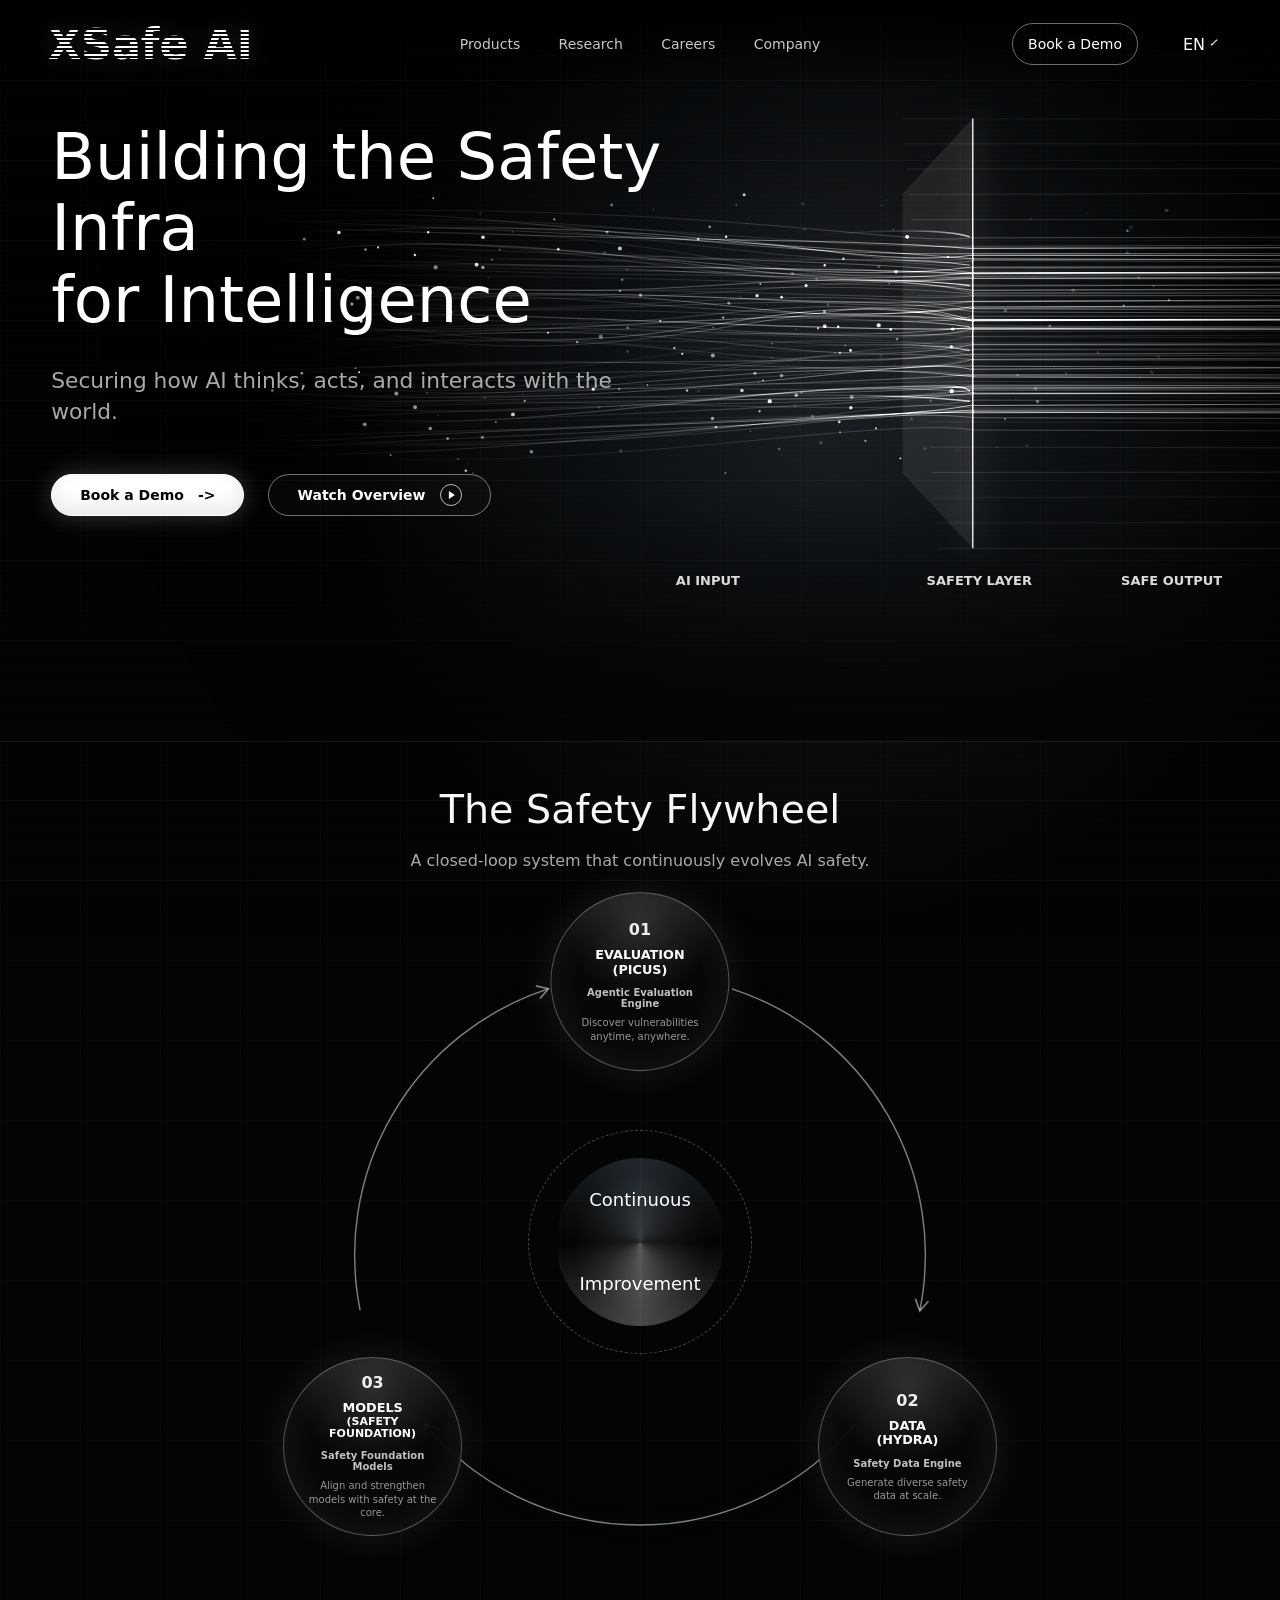
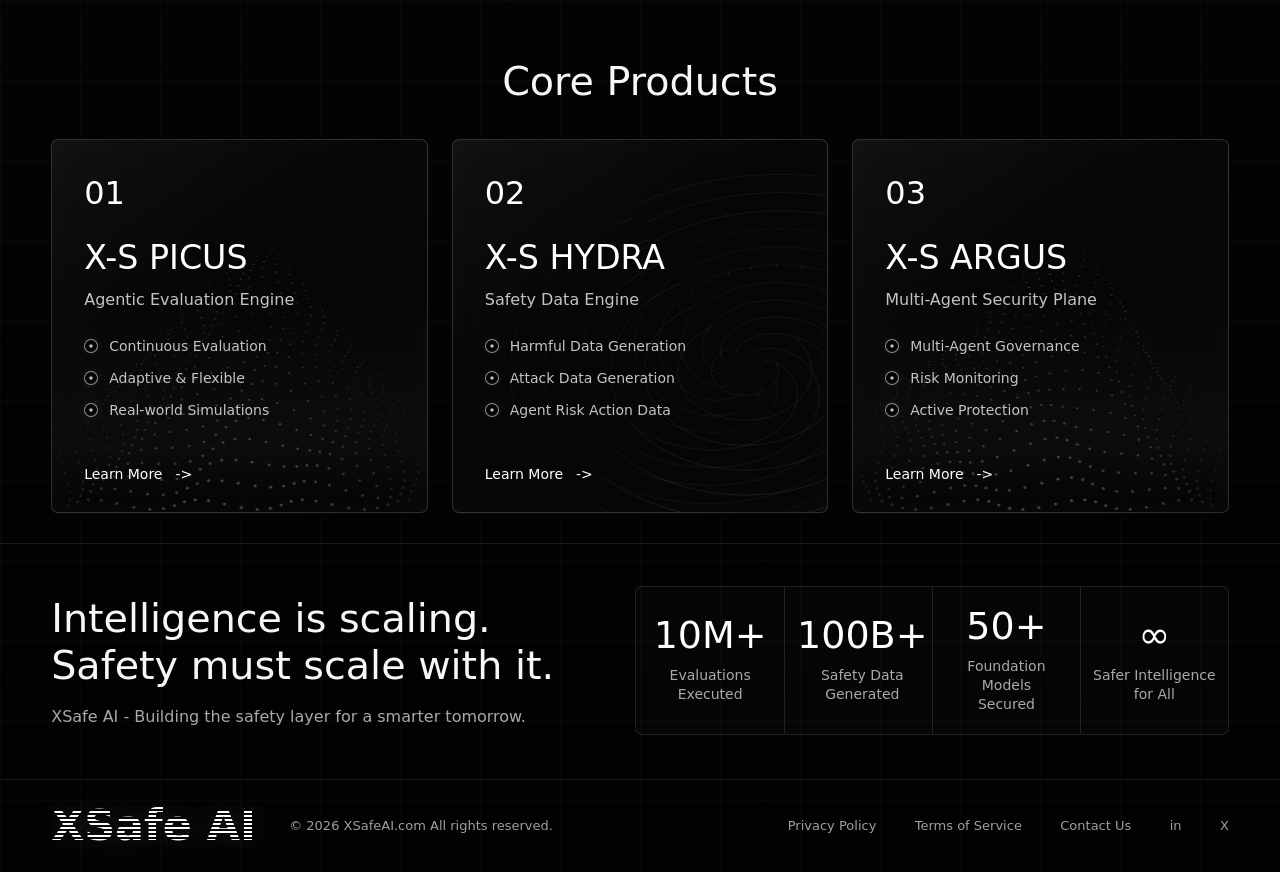
<file: index.html>
<!doctype html>
<html lang="en">
  <head>
    <meta charset="UTF-8" />
    <meta name="viewport" content="width=device-width, initial-scale=1.0" />
    <title data-i18n="meta.title">XSafe AI - The Safety Layer for Intelligence</title>
    <meta
      name="description"
      data-i18n-content="meta.description"
      content="XSafe AI discovers risks, generates defenses, and builds safer intelligence through evaluation, data, and safety foundation models."
    />
    <link
      rel="icon"
      href="data:image/svg+xml,%3Csvg xmlns='http://www.w3.org/2000/svg' viewBox='0 0 64 64'%3E%3Crect width='64' height='64' rx='12' fill='%23020202'/%3E%3Cpath d='M14 16h12l6 9 6-9h12L38 32l12 16H38l-6-9-6 9H14l12-16L14 16Z' fill='white'/%3E%3C/svg%3E"
    />
    <link rel="stylesheet" href="styles.css?v=20260616-2" />
  </head>
  <body>
    <div class="page-shell">
      <header class="site-header" aria-label="Primary navigation" data-i18n-aria-label="aria.primaryNav">
        <a class="brand brand--small" href="index.html#top" aria-label="XSafe AI home" data-i18n-aria-label="aria.home">
          <span data-i18n="brand.name">XSafe AI</span>
        </a>
        <nav class="nav-links" aria-label="Main menu" data-i18n-aria-label="aria.mainMenu">
          <a href="index.html#products" data-i18n="nav.products">Products</a>
          <a href="index.html#resources" data-i18n="nav.research">Research</a>
          <a href="careers.html" data-i18n="nav.careers">Careers</a>
          <a href="company.html" data-i18n="nav.company">Company</a>
        </nav>
        <div class="header-actions">
          <a class="pill-link" href="#contact" data-i18n="cta.bookDemo">Book a Demo</a>
          <button class="lang-button" type="button" aria-label="Switch to Chinese" data-i18n-aria-label="language.switchLabel">
            <span data-lang-label>EN</span>
          </button>
        </div>
      </header>

      <main id="top">
        <section class="hero-section" aria-labelledby="hero-title">
          <canvas id="safety-layer-canvas" class="hero-canvas" aria-hidden="true"></canvas>
          <div class="hero-content">
            <h1 id="hero-title" data-i18n="hero.title">Building the Safety Infra<br />for Intelligence</h1>
            <p class="hero-copy" data-i18n="hero.copy">Securing how AI thinks, acts, and interacts with the world.</p>
            <div class="hero-actions">
              <a class="primary-button" href="#contact">
                <span data-i18n="cta.bookDemo">Book a Demo</span>
                <span aria-hidden="true">-></span>
              </a>
              <a class="secondary-button" href="#technology">
                <span data-i18n="cta.watchOverview">Watch Overview</span>
                <span class="play-dot" aria-hidden="true"></span>
              </a>
            </div>
          </div>
          <div class="flow-labels" aria-hidden="true">
            <span data-i18n="hero.flowInput">AI INPUT</span>
            <span data-i18n="hero.flowLayer">SAFETY LAYER</span>
            <span data-i18n="hero.flowOutput">SAFE OUTPUT</span>
          </div>
        </section>

        <section class="flywheel-section" id="technology" aria-labelledby="flywheel-title">
          <div class="section-heading">
            <h2 id="flywheel-title" data-i18n="flywheel.title">The Safety Flywheel</h2>
            <p data-i18n="flywheel.copy">A closed-loop system that continuously evolves AI safety.</p>
          </div>
          <div class="flywheel" aria-label="Evaluation, data, and models form a continuous improvement loop" data-i18n-aria-label="flywheel.aria">
            <div class="orbit-ring orbit-ring--outer"></div>
            <div class="orbit-ring orbit-ring--inner"></div>
            <svg class="cycle-arrows" viewBox="0 0 620 620" aria-hidden="true">
              <defs>
                <marker
                  id="cycle-arrowhead"
                  viewBox="0 0 14 14"
                  refX="10"
                  refY="7"
                  markerWidth="11"
                  markerHeight="11"
                  orient="auto-start-reverse"
                >
                  <path d="M1 1 L11 7 L1 13" fill="none" stroke="currentColor" stroke-width="1.5" />
                </marker>
              </defs>
              <path class="cycle-arc cycle-arc--one" d="M392 86 A248 248 0 0 1 558 370" />
              <path class="cycle-arc cycle-arc--two" d="M500 472 A248 248 0 0 1 120 472" />
              <path class="cycle-arc cycle-arc--three" d="M62 370 A248 248 0 0 1 228 86" />
            </svg>
            <div class="flywheel-center">
              <span data-i18n="flywheel.centerTop">Continuous</span>
              <span data-i18n="flywheel.centerBottom">Improvement</span>
            </div>
            <article class="wheel-node wheel-node--top">
              <span>01</span>
              <strong data-i18n="flywheel.evaluationTitle">EVALUATION<br />(PICUS)</strong>
              <small data-i18n="flywheel.evaluationSubtitle">Agentic Evaluation Engine</small>
              <p data-i18n="flywheel.evaluationCopy">Discover vulnerabilities anytime, anywhere.</p>
            </article>
            <article class="wheel-node wheel-node--right">
              <span>02</span>
              <strong data-i18n="flywheel.dataTitle">DATA<br />(HYDRA)</strong>
              <small data-i18n="flywheel.dataSubtitle">Safety Data Engine</small>
              <p data-i18n="flywheel.dataCopy">Generate diverse safety data at scale.</p>
            </article>
            <article class="wheel-node wheel-node--left">
              <span>03</span>
              <strong data-i18n="flywheel.modelsTitle">MODELS<br /><em>(SAFETY<br />FOUNDATION)</em></strong>
              <small data-i18n="flywheel.modelsSubtitle">Safety Foundation Models</small>
              <p data-i18n="flywheel.modelsCopy">Align and strengthen models with safety at the core.</p>
            </article>
          </div>
        </section>

        <section class="products-section" id="products" aria-labelledby="products-title">
          <h2 id="products-title" data-i18n="products.title">Core Products</h2>
          <div class="product-grid">
            <article class="product-card product-card--terrain" data-product-visual="wave-left">
              <canvas class="product-visual" aria-hidden="true"></canvas>
              <span class="product-number">01</span>
              <h3>X-S PICUS</h3>
              <p data-i18n="products.picusSubtitle">Agentic Evaluation Engine</p>
              <ul>
                <li data-i18n="products.picusPoint1">Continuous Evaluation</li>
                <li data-i18n="products.picusPoint2">Adaptive &amp; Flexible</li>
                <li data-i18n="products.picusPoint3">Real-world Simulations</li>
              </ul>
              <a href="#contact"><span data-i18n="cta.learnMore">Learn More</span> <span aria-hidden="true">-></span></a>
            </article>
            <article class="product-card product-card--vortex" data-product-visual="vortex">
              <canvas class="product-visual" aria-hidden="true"></canvas>
              <span class="product-number">02</span>
              <h3>X-S HYDRA</h3>
              <p data-i18n="products.hydraSubtitle">Safety Data Engine</p>
              <ul>
                <li data-i18n="products.hydraPoint1">Harmful Data Generation</li>
                <li data-i18n="products.hydraPoint2">Attack Data Generation</li>
                <li data-i18n="products.hydraPoint3">Agent Risk Action Data</li>
              </ul>
              <a href="#contact"><span data-i18n="cta.learnMore">Learn More</span> <span aria-hidden="true">-></span></a>
            </article>
            <article class="product-card product-card--terrain-alt" data-product-visual="wave-right">
              <canvas class="product-visual" aria-hidden="true"></canvas>
              <span class="product-number">03</span>
              <h3>X-S ARGUS</h3>
              <p data-i18n="products.argusSubtitle">Multi-Agent Security Plane</p>
              <ul>
                <li data-i18n="products.argusPoint1">Multi-Agent Governance</li>
                <li data-i18n="products.argusPoint2">Risk Monitoring</li>
                <li data-i18n="products.argusPoint3">Active Protection</li>
              </ul>
              <a href="#contact"><span data-i18n="cta.learnMore">Learn More</span> <span aria-hidden="true">-></span></a>
            </article>
          </div>
        </section>

        <section class="scale-section" id="solutions" aria-labelledby="scale-title">
          <div>
            <h2 id="scale-title" data-i18n="scale.title">Intelligence is scaling.<br class="desktop-break" /><span class="keep-line">Safety must scale with it.</span></h2>
            <p data-i18n="scale.copy">XSafe AI - Building the safety layer for a smarter tomorrow.</p>
          </div>
          <dl class="metrics-grid">
            <div>
              <dt>10M+</dt>
              <dd data-i18n="metrics.evaluations">Evaluations<br />Executed</dd>
            </div>
            <div>
              <dt>100B+</dt>
              <dd data-i18n="metrics.data">Safety Data<br />Generated</dd>
            </div>
            <div>
              <dt>50+</dt>
              <dd data-i18n="metrics.models">Foundation Models<br />Secured</dd>
            </div>
            <div>
              <dt>∞</dt>
              <dd data-i18n="metrics.intelligence">Safer Intelligence<br />for All</dd>
            </div>
          </dl>
        </section>



      </main>

      <footer class="site-footer">
        <a class="brand brand--small" href="index.html#top" aria-label="XSafe AI home" data-i18n-aria-label="aria.home"><span data-i18n="brand.name">XSafe AI</span></a>
        <p data-i18n="footer.rights">© 2026 XSafeAI.com All rights reserved.</p>
        <nav aria-label="Footer menu" data-i18n-aria-label="aria.footerMenu">
          <a id="resources" href="index.html#resources" data-i18n="footer.privacy">Privacy Policy</a>
          <a href="terms.html" data-i18n="footer.terms">Terms of Service</a>
          <a id="contact" href="mailto:hello@xsafeai.com" data-i18n="footer.contact">Contact Us</a>
          <a href="https://www.linkedin.com" aria-label="LinkedIn">in</a>
          <a href="https://x.com" aria-label="X">X</a>
        </nav>
      </footer>
    </div>

    <script src="script.js?v=20260616-4"></script>
  </body>
</html>
</file>
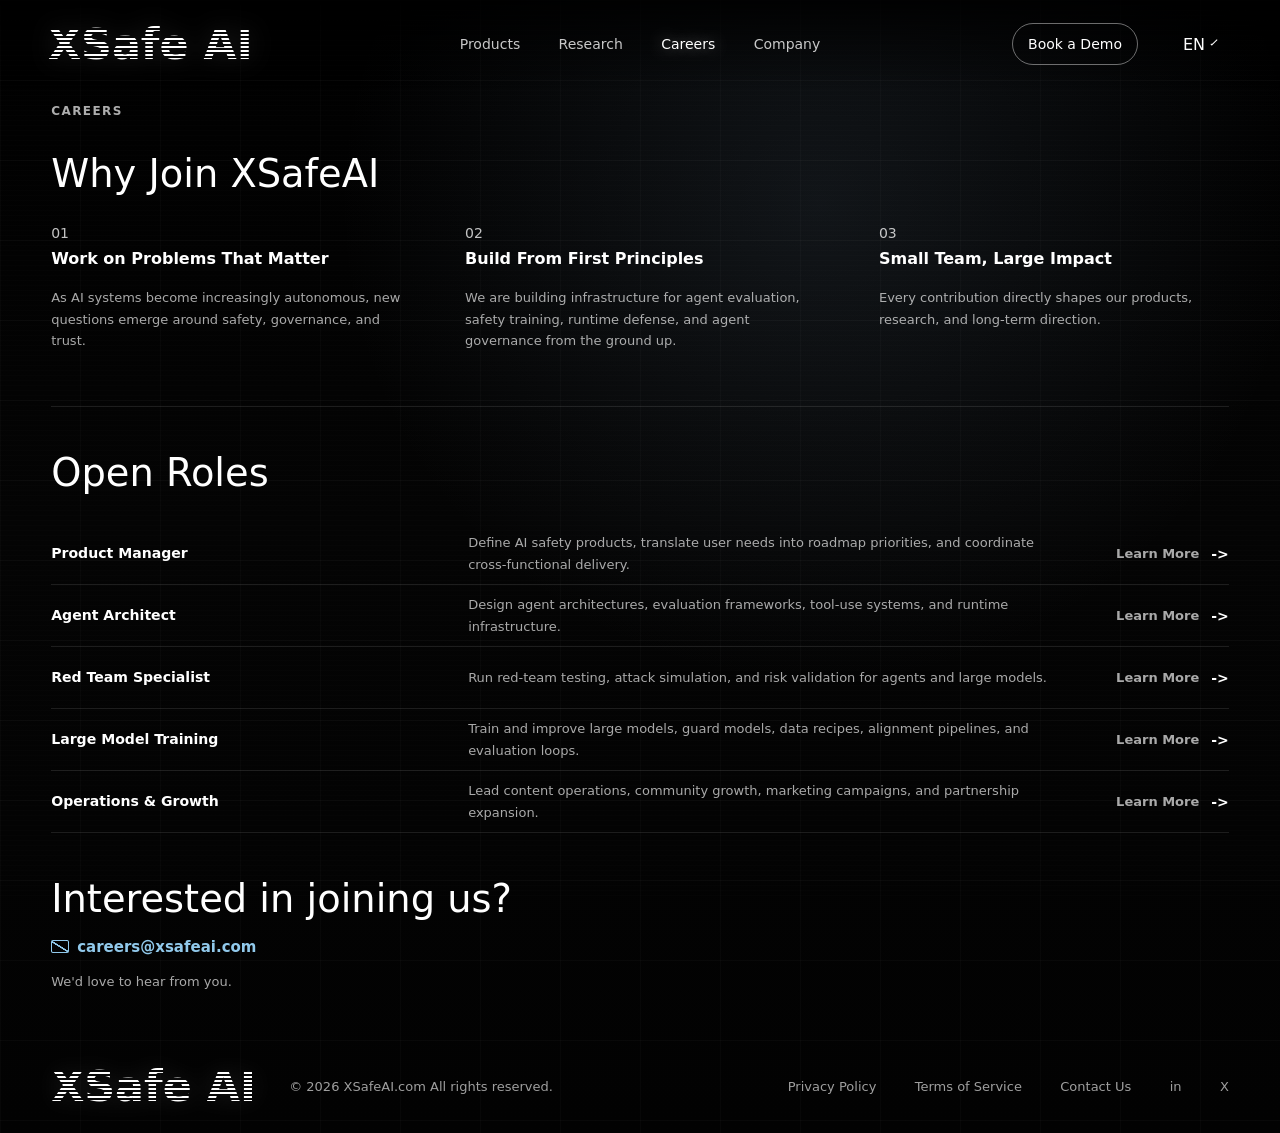
<file: careers.html>
<!doctype html>
<html lang="en">
  <head>
    <meta charset="UTF-8" />
    <meta name="viewport" content="width=device-width, initial-scale=1.0" />
    <title data-i18n="careersPage.metaTitle">Careers - XSafe AI</title>
    <meta name="description" data-i18n-content="careersPage.metaDescription" content="Open roles and career opportunities at XSafe AI." />
    <link
      rel="icon"
      href="data:image/svg+xml,%3Csvg xmlns='http://www.w3.org/2000/svg' viewBox='0 0 64 64'%3E%3Crect width='64' height='64' rx='12' fill='%23020202'/%3E%3Cpath d='M14 16h12l6 9 6-9h12L38 32l12 16H38l-6-9-6 9H14l12-16L14 16Z' fill='white'/%3E%3C/svg%3E"
    />
    <link rel="stylesheet" href="styles.css?v=20260616-1" />
  </head>
  <body>
    <div class="page-shell">
      <header class="site-header" aria-label="Primary navigation" data-i18n-aria-label="aria.primaryNav">
        <a class="brand brand--small" href="index.html#top" aria-label="XSafe AI home" data-i18n-aria-label="aria.home">
          <span data-i18n="brand.name">XSafe AI</span>
        </a>
        <nav class="nav-links" aria-label="Main menu" data-i18n-aria-label="aria.mainMenu">
          <a href="index.html#products" data-i18n="nav.products">Products</a>
          <a href="index.html#resources" data-i18n="nav.research">Research</a>
          <a href="careers.html" data-i18n="nav.careers" aria-current="page">Careers</a>
          <a href="company.html" data-i18n="nav.company">Company</a>
        </nav>
        <div class="header-actions">
          <a class="pill-link" href="mailto:hello@xsafeai.com" data-i18n="cta.bookDemo">Book a Demo</a>
          <button class="lang-button" type="button" aria-label="Switch to Chinese" data-i18n-aria-label="language.switchLabel">
            <span data-lang-label>EN</span>
          </button>
        </div>
      </header>

      <main id="top" class="careers-page-main">
        <section class="careers-section" aria-labelledby="careers-title">
          <p class="eyebrow" data-i18n="careersPage.eyebrow">CAREERS</p>
          <div class="careers-why">
            <h1 id="careers-title" data-i18n="careersPage.title">Why Join XSafeAI</h1>
            <div class="careers-reasons">
              <article>
                <span>01</span>
                <h2 data-i18n="careersPage.reason1Title">Work on Problems That Matter</h2>
                <p data-i18n="careersPage.reason1Copy2">As AI systems become increasingly autonomous, new questions emerge around safety and trust.</p>
              </article>
              <article>
                <span>02</span>
                <h2 data-i18n="careersPage.reason2Title">Build From First Principles</h2>
                <p data-i18n="careersPage.reason2Copy2">We are building infrastructure for agent evaluation, safety training, runtime defense, and agent governance from the ground up.</p>
              </article>
              <article>
                <span>03</span>
                <h2 data-i18n="careersPage.reason3Title">Small Team, Large Impact</h2>
                <p data-i18n="careersPage.reason3Copy2">Every contribution directly shapes our products, research, and long-term direction.</p>
              </article>
            </div>
          </div>

          <div class="careers-roles">
            <h2 data-i18n="careersPage.openRoles">Open Roles</h2>
            <div class="role-group">
              <a class="role-row" href="mailto:careers@xsafeai.com?subject=Product%20Manager">
                <strong data-i18n="careersPage.roleProductManager">Product Manager</strong>
                <span data-i18n="careersPage.roleProductManagerCopy">Define AI safety products, translate user needs into roadmap priorities, and coordinate cross-functional delivery.</span>
                <em><span data-i18n="cta.learnMore">Learn More</span> <b aria-hidden="true">-&gt;</b></em>
              </a>
              <a class="role-row" href="mailto:careers@xsafeai.com?subject=Agent%20Architect">
                <strong data-i18n="careersPage.roleAgentArchitect">Agent Architect</strong>
                <span data-i18n="careersPage.roleAgentArchitectCopy">Design agent architectures, evaluation frameworks, tool-use systems, and runtime infrastructure.</span>
                <em><span data-i18n="cta.learnMore">Learn More</span> <b aria-hidden="true">-&gt;</b></em>
              </a>
              <a class="role-row" href="mailto:careers@xsafeai.com?subject=Red%20Team%20Specialist">
                <strong data-i18n="careersPage.roleRedTeam">Red Team Specialist</strong>
                <span data-i18n="careersPage.roleRedTeamCopy">Run red-team testing, attack simulation, and risk validation for agents and large models.</span>
                <em><span data-i18n="cta.learnMore">Learn More</span> <b aria-hidden="true">-&gt;</b></em>
              </a>
              <a class="role-row" href="mailto:careers@xsafeai.com?subject=Large%20Model%20Training">
                <strong data-i18n="careersPage.roleModelTraining">Large Model Training</strong>
                <span data-i18n="careersPage.roleModelTrainingCopy">Train and improve large models, guard models, data recipes, alignment pipelines, and evaluation loops.</span>
                <em><span data-i18n="cta.learnMore">Learn More</span> <b aria-hidden="true">-&gt;</b></em>
              </a>
              <a class="role-row" href="mailto:careers@xsafeai.com?subject=Operations%20%26%20Growth">
                <strong data-i18n="careersPage.roleOperationsGrowth">Operations &amp; Growth</strong>
                <span data-i18n="careersPage.roleOperationsGrowthCopy">Lead content operations, community growth, marketing campaigns, and partnership expansion.</span>
                <em><span data-i18n="cta.learnMore">Learn More</span> <b aria-hidden="true">-&gt;</b></em>
              </a>
            </div>
          </div>

          <div class="careers-contact">
            <h2 data-i18n="careersPage.contactTitle">Interested in joining us?</h2>
            <a href="mailto:careers@xsafeai.com">careers@xsafeai.com</a>
            <p data-i18n="careersPage.contactCopy">We'd love to hear from you.</p>
          </div>
        </section>
      </main>

      <footer class="site-footer">
        <a class="brand brand--small" href="index.html#top" aria-label="XSafe AI home" data-i18n-aria-label="aria.home"><span data-i18n="brand.name">XSafe AI</span></a>
        <p data-i18n="footer.rights">© 2026 XSafeAI.com All rights reserved.</p>
        <nav aria-label="Footer menu" data-i18n-aria-label="aria.footerMenu">
          <a id="resources" href="index.html#resources" data-i18n="footer.privacy">Privacy Policy</a>
          <a href="terms.html" data-i18n="footer.terms">Terms of Service</a>
          <a id="contact" href="mailto:hello@xsafeai.com" data-i18n="footer.contact">Contact Us</a>
          <a href="https://www.linkedin.com" aria-label="LinkedIn">in</a>
          <a href="https://x.com" aria-label="X">X</a>
        </nav>
      </footer>
    </div>

    <script src="script.js?v=20260623-1"></script>
  </body>
</html>
</file>
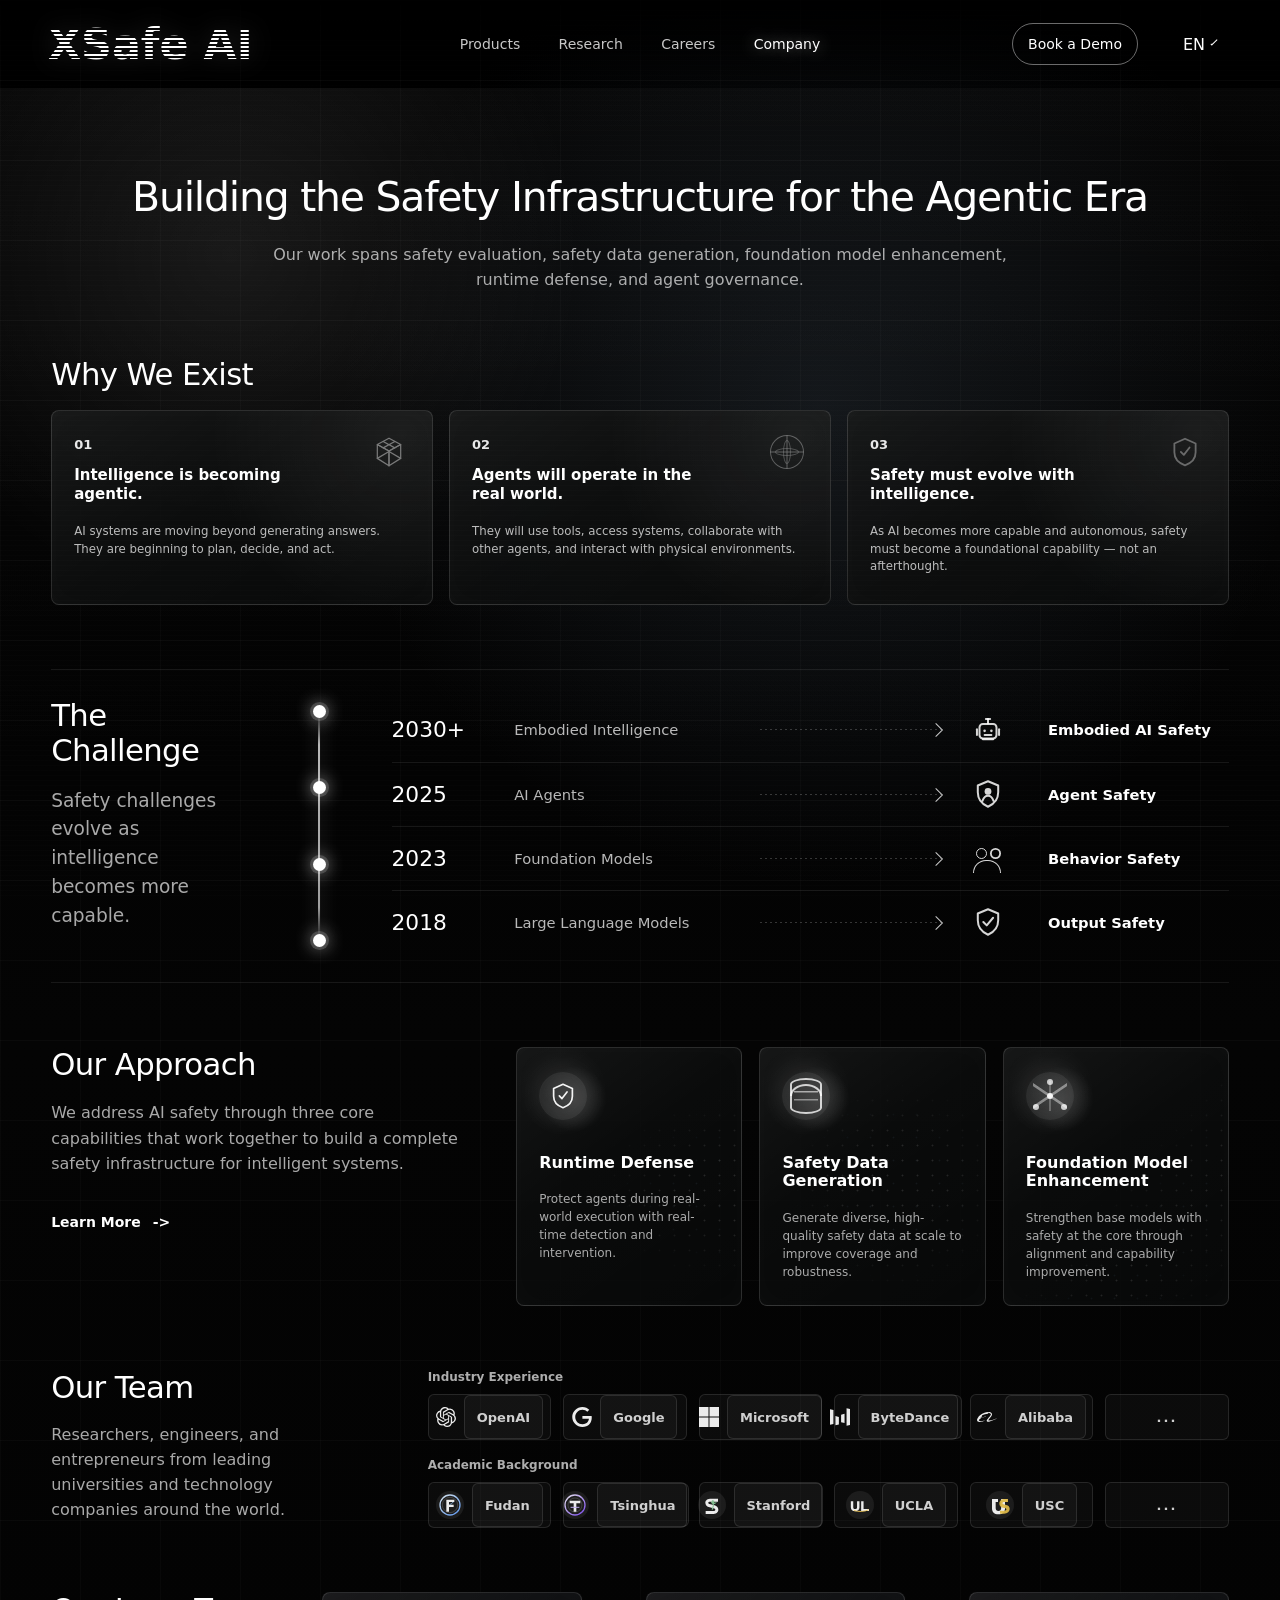
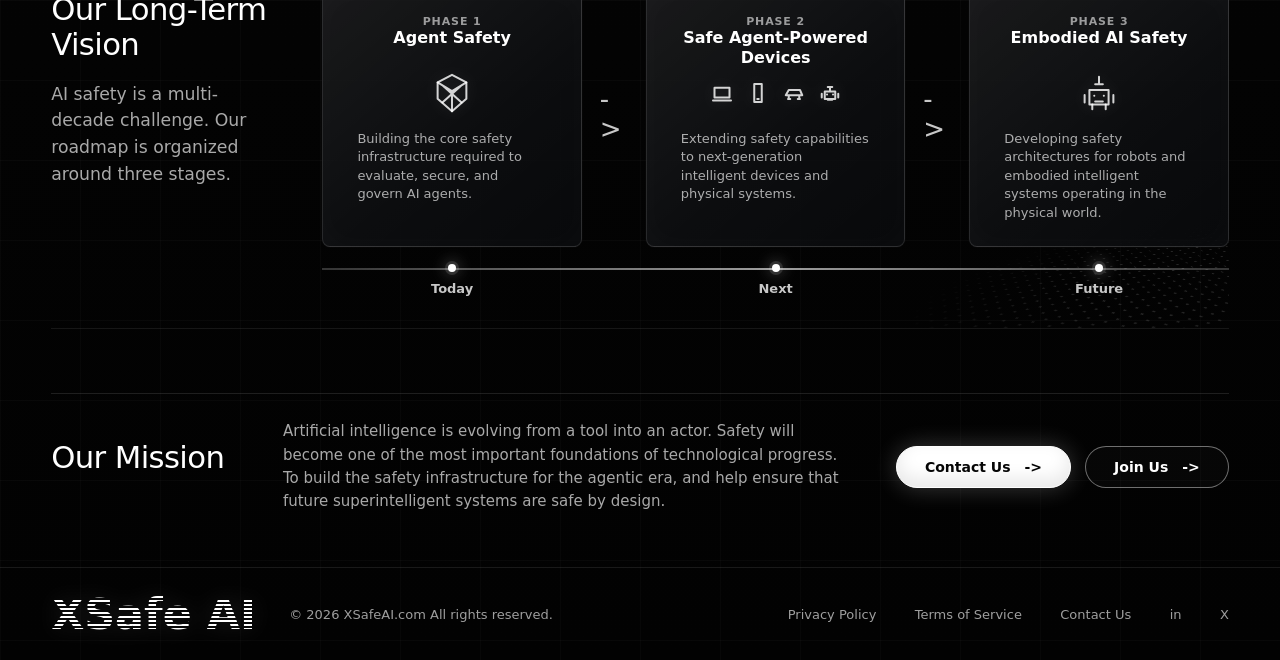
<file: company.html>
<!doctype html>
<html lang="en">
  <head>
    <meta charset="UTF-8" />
    <meta name="viewport" content="width=device-width, initial-scale=1.0" />
    <title data-i18n="meta.title">XSafe AI - The Safety Layer for Intelligence</title>
    <meta
      name="description"
      data-i18n-content="meta.description"
      content="XSafe AI discovers risks, generates defenses, and builds safer intelligence through evaluation, data, and safety foundation models."
    />
    <link
      rel="icon"
      href="data:image/svg+xml,%3Csvg xmlns='http://www.w3.org/2000/svg' viewBox='0 0 64 64'%3E%3Crect width='64' height='64' rx='12' fill='%23020202'/%3E%3Cpath d='M14 16h12l6 9 6-9h12L38 32l12 16H38l-6-9-6 9H14l12-16L14 16Z' fill='white'/%3E%3C/svg%3E"
    />
    <link rel="stylesheet" href="styles.css?v=20260616-7" />
  </head>
  <body>
    <div class="page-shell">
      <header class="site-header" aria-label="Primary navigation" data-i18n-aria-label="aria.primaryNav">
        <a class="brand brand--small" href="index.html#top" aria-label="XSafe AI home" data-i18n-aria-label="aria.home">
          <span data-i18n="brand.name">XSafe AI</span>
        </a>
        <nav class="nav-links" aria-label="Main menu" data-i18n-aria-label="aria.mainMenu">
          <a href="index.html#products" data-i18n="nav.products">Products</a>
          <a href="index.html#resources" data-i18n="nav.research">Research</a>
          <a href="careers.html" data-i18n="nav.careers">Careers</a>
          <a href="company.html" data-i18n="nav.company" aria-current="page">Company</a>
        </nav>
        <div class="header-actions">
          <a class="pill-link" href="mailto:hello@xsafeai.com" data-i18n="cta.bookDemo">Book a Demo</a>
          <button class="lang-button" type="button" aria-label="Switch to Chinese" data-i18n-aria-label="language.switchLabel">
            <span data-lang-label>EN</span>
          </button>
        </div>
      </header>

      <main id="top" class="company-page-main">
        <section class="company-section" id="company" aria-labelledby="company-title">
          <div class="company-hero">
            <h2 id="company-title" data-i18n="company.title">Building the Safety Infrastructure for the Agentic Era</h2>
            <div class="company-copy">
              <p data-i18n="company.copy3">Our work spans safety evaluation, safety data generation, foundation model enhancement, runtime defense, and agent governance.</p>
            </div>
          </div>

          <div class="company-block">
            <h3 data-i18n="company.whyTitle">Why We Exist</h3>
            <div class="company-card-grid company-card-grid--three">
              <article class="company-card why-card why-card--cube">
                <span class="why-icon" aria-hidden="true"></span>
                <span class="company-number">01</span>
                <h4 data-i18n="company.why1Title">Intelligence is becoming agentic.</h4>
                <p data-i18n="company.why1Copy">AI systems are moving beyond generating answers. They are beginning to plan, decide, and act.</p>
              </article>
              <article class="company-card why-card why-card--globe">
                <span class="why-icon" aria-hidden="true"></span>
                <span class="company-number">02</span>
                <h4 data-i18n="company.why2Title">Agents will operate in the real world.</h4>
                <p data-i18n="company.why2Copy">They will use tools, access systems, collaborate with other agents, and interact with physical environments.</p>
              </article>
              <article class="company-card why-card why-card--shield">
                <span class="why-icon" aria-hidden="true"></span>
                <span class="company-number">03</span>
                <h4 data-i18n="company.why3Title">Safety must evolve with intelligence.</h4>
                <p data-i18n="company.why3Copy">As AI becomes more capable and autonomous, safety must become a foundational capability — not an afterthought.</p>
              </article>
            </div>
          </div>

          <div class="challenge-block company-block">
            <div class="challenge-intro">
              <h3 data-i18n="company.challengeTitle">The Challenge</h3>
              <p data-i18n="company.challengeCopy">Safety challenges evolve as intelligence becomes more capable.</p>
            </div>
            <div class="timeline-rail" aria-hidden="true">
              <span></span>
              <span></span>
              <span></span>
              <span></span>
            </div>
            <div class="timeline" aria-hidden="true">
              <div>
                <strong>2030+</strong>
                <span data-i18n="company.timeline4">Embodied Intelligence</span>
                <i aria-hidden="true"></i>
                <b class="timeline-icon timeline-icon--robot">
                  <svg viewBox="0 0 40 40" focusable="false" aria-hidden="true">
                    <path d="M20 7v5" />
                    <path d="M17.5 7h5" />
                    <rect x="10" y="13" width="20" height="17" rx="4" />
                    <path d="M7 19v7" />
                    <path d="M33 19v7" />
                    <path d="M14 31h12" />
                    <circle cx="16" cy="21" r="1.5" />
                    <circle cx="24" cy="21" r="1.5" />
                    <path d="M16 26h8" />
                  </svg>
                </b>
                <em data-i18n="company.timelineOut4">Embodied AI Safety</em>
              </div>
              <div>
                <strong>2025</strong>
                <span data-i18n="company.timeline3">AI Agents</span>
                <i aria-hidden="true"></i>
                <b class="timeline-icon timeline-icon--agent-shield">
                  <svg viewBox="0 0 40 40" focusable="false" aria-hidden="true">
                    <path d="M20 5l12 5v8c0 8.2-5 14-12 17-7-3-12-8.8-12-17v-8l12-5z" />
                    <circle cx="20" cy="17" r="4" />
                    <path d="M13.5 28c1.5-4.2 4-6 6.5-6s5 1.8 6.5 6" />
                  </svg>
                </b>
                <em data-i18n="company.timelineOut3">Agent Safety</em>
              </div>
              <div>
                <strong>2023</strong>
                <span data-i18n="company.timeline2">Foundation Models</span>
                <i aria-hidden="true"></i>
                <b class="timeline-icon timeline-icon--people"></b>
                <em data-i18n="company.timelineOut2">Behavior Safety</em>
              </div>
              <div>
                <strong>2018</strong>
                <span data-i18n="company.timeline1">Large Language Models</span>
                <i aria-hidden="true"></i>
                <b class="timeline-icon timeline-icon--shield">
                  <svg viewBox="0 0 40 40" focusable="false" aria-hidden="true">
                    <path d="M20 5l12 5v8c0 8.2-5 14-12 17-7-3-12-8.8-12-17v-8l12-5z" />
                    <path d="M14.5 20l4 4 7.5-9" />
                  </svg>
                </b>
                <em data-i18n="company.timelineOut1">Output Safety</em>
              </div>
            </div>
          </div>

          <div class="approach-block company-block">
            <div class="approach-intro">
              <h3 data-i18n="company.approachTitle">Our Approach</h3>
              <p data-i18n="company.approachCopy">We address AI safety through three core capabilities that work together to build a complete safety infrastructure for intelligent systems.</p>
              <a href="index.html#products" class="company-link"><span data-i18n="cta.learnMore">Learn More</span> <span aria-hidden="true">-></span></a>
            </div>
            <div class="approach-card-grid">
              <article class="company-card company-card--compact approach-card approach-card--defense">
                <span class="card-icon card-icon--shield" aria-hidden="true"></span>
                <h4 data-i18n="company.approach1Title">Runtime Defense</h4>
                <p data-i18n="company.approach1Copy">Protect agents during real-world execution with real-time detection and intervention.</p>
              </article>
              <article class="company-card company-card--compact approach-card approach-card--data">
                <span class="card-icon card-icon--database" aria-hidden="true"></span>
                <h4 data-i18n="company.approach2Title">Safety Data Generation</h4>
                <p data-i18n="company.approach2Copy">Generate diverse, high-quality safety data at scale to improve coverage and robustness.</p>
              </article>
              <article class="company-card company-card--compact approach-card approach-card--model">
                <span class="card-icon card-icon--network" aria-hidden="true"></span>
                <h4 data-i18n="company.approach3Title">Foundation Model Enhancement</h4>
                <p data-i18n="company.approach3Copy">Strengthen base models with safety at the core through alignment and capability improvement.</p>
              </article>
            </div>
          </div>

          <div class="company-split company-block" id="careers">
            <div>
              <h3 data-i18n="company.teamTitle">Our Team</h3>
              <p data-i18n="company.teamCopy">Researchers, engineers, and entrepreneurs from leading universities and technology companies around the world.</p>
            </div>
            <div class="team-backgrounds">
              <div class="team-background-group">
                <h4 data-i18n="company.industryTitle">Industry Experience</h4>
                <div class="logo-cloud" aria-label="Industry experience logos" data-i18n-aria-label="company.industryLogosAria">
                  <span><img class="logo-mark" src="assets/logos/openai.svg" alt="" aria-hidden="true" /><span data-i18n="company.logoOpenAI">OpenAI</span></span>
                  <span><img class="logo-mark" src="assets/logos/google.svg" alt="" aria-hidden="true" /><span data-i18n="company.logoGoogle">Google</span></span>
                  <span><img class="logo-mark" src="assets/logos/microsoft.svg" alt="" aria-hidden="true" /><span data-i18n="company.logoMicrosoft">Microsoft</span></span>
                  <span><img class="logo-mark" src="assets/logos/bytedance.svg" alt="" aria-hidden="true" /><span data-i18n="company.logoByteDance">ByteDance</span></span>
                  <span><img class="logo-mark" src="assets/logos/alibaba.svg" alt="" aria-hidden="true" /><span data-i18n="company.logoAlibaba">Alibaba</span></span>
                  <span class="logo-more">...</span>
                </div>
              </div>
              <div class="team-background-group">
                <h4 data-i18n="company.academicTitle">Academic Background</h4>
                <div class="logo-cloud" aria-label="Academic background logos" data-i18n-aria-label="company.academicLogosAria">
                  <span><img class="logo-mark logo-mark--school" src="assets/logos/fudan.svg" alt="" aria-hidden="true" /><span data-i18n="company.logoFudan">Fudan</span></span>
                  <span><img class="logo-mark logo-mark--school" src="assets/logos/tsinghua.svg" alt="" aria-hidden="true" /><span data-i18n="company.logoTsinghua">Tsinghua</span></span>
                  <span><img class="logo-mark logo-mark--school" src="assets/logos/stanford.svg" alt="" aria-hidden="true" /><span data-i18n="company.logoStanford">Stanford</span></span>
                  <span><img class="logo-mark logo-mark--school" src="assets/logos/ucla.svg" alt="" aria-hidden="true" /><span data-i18n="company.logoUCLA">UCLA</span></span>
                  <span><img class="logo-mark logo-mark--school" src="assets/logos/usc.svg" alt="" aria-hidden="true" /><span data-i18n="company.logoUSC">USC</span></span>
                  <span class="logo-more">...</span>
                </div>
              </div>
            </div>
          </div>

          <div class="company-split company-split--vision company-block vision-section">
            <div class="company-section-intro">
              <h3 data-i18n="company.visionTitle">Our Long-Term Vision</h3>
              <p data-i18n="company.visionCopy">AI safety is a multi-decade challenge. Our roadmap is organized around three stages.</p>
            </div>
            <div class="vision-flow">
              <div class="vision-grid vision-grid--flow">
                <article class="company-card vision-card">
                  <span class="vision-stage" data-i18n="company.visionPhase1">PHASE 1</span>
                  <h4 data-i18n="company.vision1Title">Agent Safety</h4>
                  <span class="vision-icon vision-icon--cube" aria-hidden="true">
                    <svg viewBox="0 0 48 48" focusable="false">
                      <path d="M24 5 39 13v17L24 43 9 30V13L24 5Z" />
                      <path d="M9 13 24 22m15-9-15 9m0 21V22M14 16l20 18M34 16 14 34" />
                    </svg>
                  </span>
                  <p data-i18n="company.vision1Copy">Building the core safety infrastructure required to evaluate, secure, and govern AI agents.</p>
                </article>
                <span class="vision-arrow" aria-hidden="true">-&gt;</span>
                <article class="company-card vision-card">
                  <span class="vision-stage" data-i18n="company.visionPhase2">PHASE 2</span>
                  <h4 data-i18n="company.vision2Title">Safe Agent-Powered Devices</h4>
                  <span class="vision-device-row" aria-hidden="true">
                    <svg class="vision-device" viewBox="0 0 32 32" focusable="false"><path d="M6 9h20v13H6V9Zm-2 17h24" /></svg>
                    <svg class="vision-device" viewBox="0 0 32 32" focusable="false"><path d="M11 4h10v24H11V4Zm4 20h2" /></svg>
                    <svg class="vision-device" viewBox="0 0 32 32" focusable="false"><path d="M5 19h22l-3-7H9l-4 7Zm4 0v5m14-5v5M8 24h3m10 0h3" /></svg>
                    <svg class="vision-device" viewBox="0 0 32 32" focusable="false"><path d="M9 14h14v10H9V14Zm4-6h6m-3 0v6M5 17v5m22-5v5M12 18h.1M20 18h.1M13 25h6" /></svg>
                  </span>
                  <p data-i18n="company.vision2Copy">Extending safety capabilities to next-generation intelligent devices and physical systems.</p>
                </article>
                <span class="vision-arrow" aria-hidden="true">-&gt;</span>
                <article class="company-card vision-card">
                  <span class="vision-stage" data-i18n="company.visionPhase3">PHASE 3</span>
                  <h4 data-i18n="company.vision3Title">Embodied AI Safety</h4>
                  <span class="vision-icon vision-icon--robot" aria-hidden="true">
                    <svg viewBox="0 0 48 48" focusable="false">
                      <path d="M14 21h20v15H14V21Zm-5 5v8m30-8v8M20 15h8m-4-8v8" />
                      <path d="M19 27h.1M29 27h.1M20 33h8M17 36v5m14-5v5" />
                    </svg>
                  </span>
                  <p data-i18n="company.vision3Copy">Developing safety architectures for robots and embodied intelligent systems operating in the physical world.</p>
                </article>
              </div>
              <div class="vision-timeline" aria-hidden="true">
                <span data-i18n="company.visionToday">Today</span>
                <span data-i18n="company.visionNext">Next</span>
                <span data-i18n="company.visionFuture">Future</span>
              </div>
            </div>
          </div>

          <div class="mission-bar company-block">
            <h3 data-i18n="company.missionTitle">Our Mission</h3>
            <p data-i18n="company.missionCopy">Artificial intelligence is evolving from a tool into an actor. Safety will become one of the most important foundations of technological progress. To build the safety infrastructure for the agentic era, and help ensure that future superintelligent systems are safe by design.</p>
            <div class="mission-actions">
              <a class="primary-button" href="mailto:hello@xsafeai.com"><span data-i18n="company.contactUs">Contact Us</span><span aria-hidden="true">-></span></a>
              <a class="secondary-button" href="careers.html"><span data-i18n="company.joinUs">Join Us</span><span aria-hidden="true">-></span></a>
            </div>
          </div>
        </section>
      </main>

      <footer class="site-footer">
        <a class="brand brand--small" href="index.html#top" aria-label="XSafe AI home" data-i18n-aria-label="aria.home"><span data-i18n="brand.name">XSafe AI</span></a>
        <p data-i18n="footer.rights">© 2026 XSafeAI.com All rights reserved.</p>
        <nav aria-label="Footer menu" data-i18n-aria-label="aria.footerMenu">
          <a id="resources" href="index.html#resources" data-i18n="footer.privacy">Privacy Policy</a>
          <a href="terms.html" data-i18n="footer.terms">Terms of Service</a>
          <a id="contact" href="mailto:hello@xsafeai.com" data-i18n="footer.contact">Contact Us</a>
          <a href="https://www.linkedin.com" aria-label="LinkedIn">in</a>
          <a href="https://x.com" aria-label="X">X</a>
        </nav>
      </footer>
    </div>

    <script src="script.js?v=20260616-4"></script>
  </body>
</html>
</file>
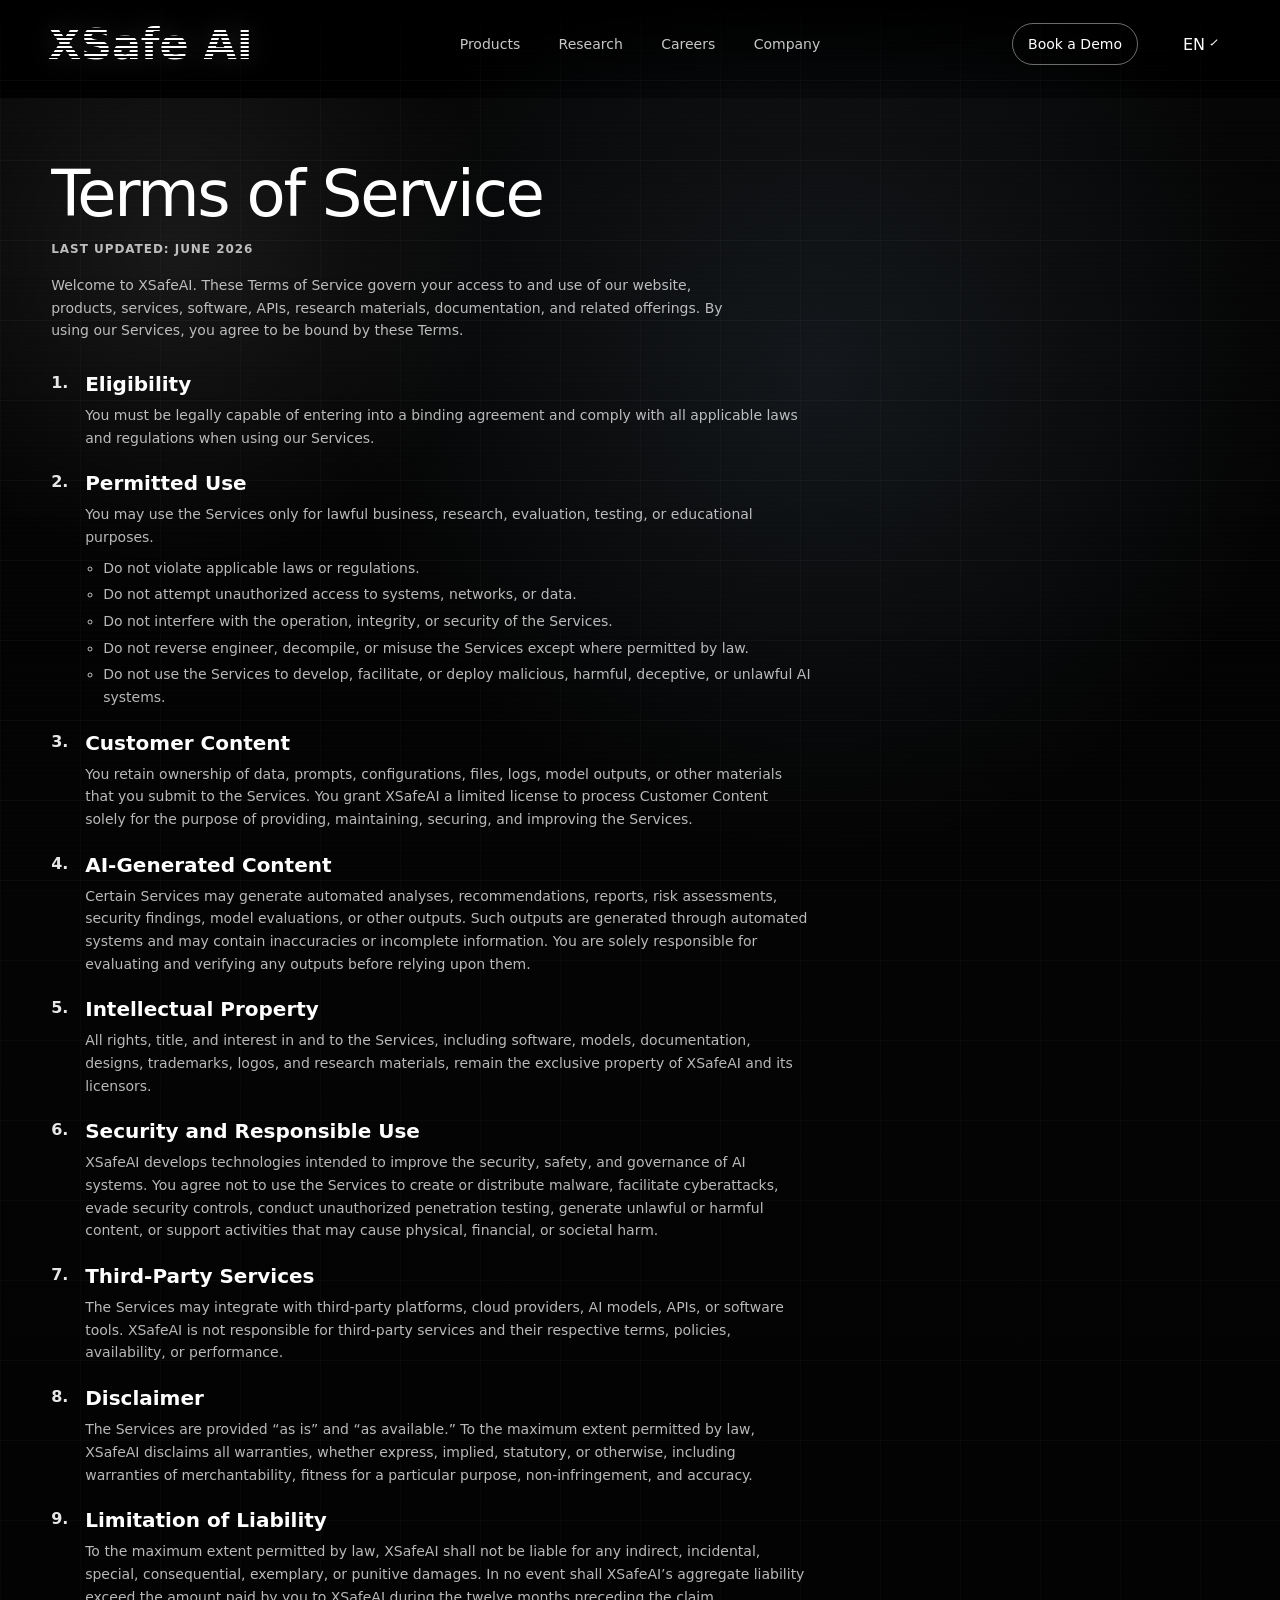
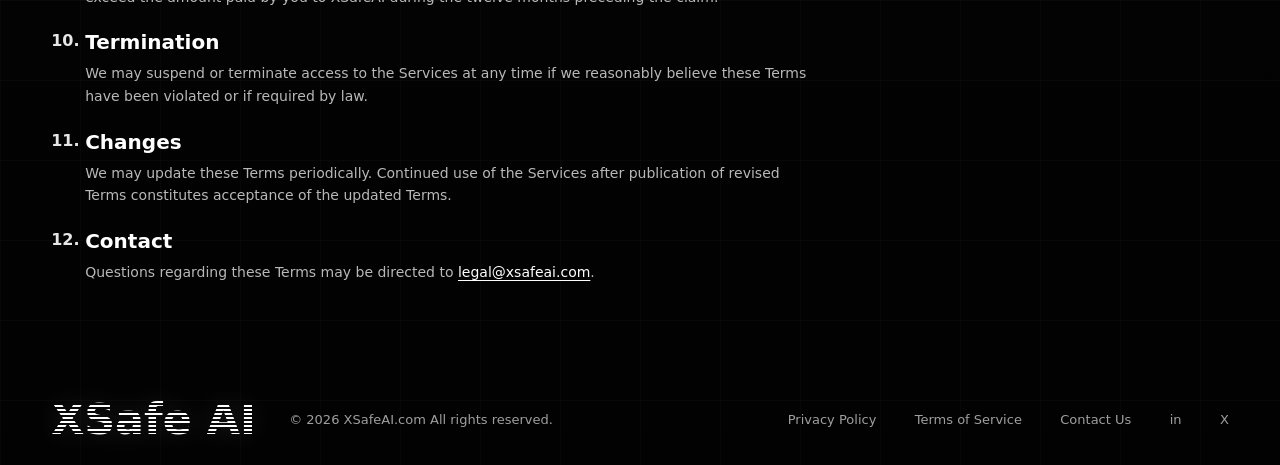
<file: terms.html>
<!doctype html>
<html lang="en">
  <head>
    <meta charset="UTF-8" />
    <meta name="viewport" content="width=device-width, initial-scale=1.0" />
    <title data-i18n="terms.metaTitle">Terms of Service - XSafe AI</title>
    <meta
      name="description"
      data-i18n-content="terms.metaDescription"
      content="Terms of Service for XSafe AI products, services, research materials, documentation, and related offerings."
    />
    <link
      rel="icon"
      href="data:image/svg+xml,%3Csvg xmlns='http://www.w3.org/2000/svg' viewBox='0 0 64 64'%3E%3Crect width='64' height='64' rx='12' fill='%23020202'/%3E%3Cpath d='M14 16h12l6 9 6-9h12L38 32l12 16H38l-6-9-6 9H14l12-16L14 16Z' fill='white'/%3E%3C/svg%3E"
    />
    <link rel="stylesheet" href="styles.css?v=20260616-1" />
  </head>
  <body>
    <div class="page-shell">
      <header class="site-header" aria-label="Primary navigation" data-i18n-aria-label="aria.primaryNav">
        <a class="brand brand--small" href="index.html#top" aria-label="XSafe AI home" data-i18n-aria-label="aria.home">
          <span data-i18n="brand.name">XSafe AI</span>
        </a>
        <nav class="nav-links" aria-label="Main menu" data-i18n-aria-label="aria.mainMenu">
          <a href="index.html#products" data-i18n="nav.products">Products</a>
          <a href="index.html#resources" data-i18n="nav.research">Research</a>
          <a href="careers.html" data-i18n="nav.careers">Careers</a>
          <a href="company.html" data-i18n="nav.company">Company</a>
        </nav>
        <div class="header-actions">
          <a class="pill-link" href="mailto:hello@xsafeai.com" data-i18n="cta.bookDemo">Book a Demo</a>
          <button class="lang-button" type="button" aria-label="Switch to Chinese" data-i18n-aria-label="language.switchLabel">
            <span data-lang-label>EN</span>
          </button>
        </div>
      </header>

      <main id="top" class="legal-page-main">
        <section class="legal-section" aria-labelledby="terms-title">
          <article class="legal-document">
            <h1 id="terms-title" data-i18n="terms.title">Terms of Service</h1>
            <p class="legal-updated" data-i18n="terms.updated">Last updated: June 2026</p>
            <p class="legal-intro" data-i18n="terms.intro">
              Welcome to XSafeAI. These Terms of Service govern your access to and use of our website, products, services, software, APIs, research materials, documentation, and related offerings. By using our Services, you agree to be bound by these Terms.
            </p>

            <ol class="legal-list">
              <li class="legal-article">
                <h2 data-i18n="terms.section1Title">Eligibility</h2>
                <p data-i18n="terms.section1Body">You must be legally capable of entering into a binding agreement and comply with all applicable laws and regulations when using our Services.</p>
              </li>
              <li class="legal-article">
                <h2 data-i18n="terms.section2Title">Permitted Use</h2>
                <p data-i18n="terms.section2Body">You may use the Services only for lawful business, research, evaluation, testing, or educational purposes.</p>
                <ul>
                  <li data-i18n="terms.section2Point1">Do not violate applicable laws or regulations.</li>
                  <li data-i18n="terms.section2Point2">Do not attempt unauthorized access to systems, networks, or data.</li>
                  <li data-i18n="terms.section2Point3">Do not interfere with the operation, integrity, or security of the Services.</li>
                  <li data-i18n="terms.section2Point4">Do not reverse engineer, decompile, or misuse the Services except where permitted by law.</li>
                  <li data-i18n="terms.section2Point5">Do not use the Services to develop, facilitate, or deploy malicious, harmful, deceptive, or unlawful AI systems.</li>
                </ul>
              </li>
              <li class="legal-article">
                <h2 data-i18n="terms.section3Title">Customer Content</h2>
                <p data-i18n="terms.section3Body">You retain ownership of data, prompts, configurations, files, logs, model outputs, or other materials that you submit to the Services. You grant XSafeAI a limited license to process Customer Content solely for the purpose of providing, maintaining, securing, and improving the Services.</p>
              </li>
              <li class="legal-article">
                <h2 data-i18n="terms.section4Title">AI-Generated Content</h2>
                <p data-i18n="terms.section4Body">Certain Services may generate automated analyses, recommendations, reports, risk assessments, security findings, model evaluations, or other outputs. Such outputs are generated through automated systems and may contain inaccuracies or incomplete information. You are solely responsible for evaluating and verifying any outputs before relying upon them.</p>
              </li>
              <li class="legal-article">
                <h2 data-i18n="terms.section5Title">Intellectual Property</h2>
                <p data-i18n="terms.section5Body">All rights, title, and interest in and to the Services, including software, models, documentation, designs, trademarks, logos, and research materials, remain the exclusive property of XSafeAI and its licensors.</p>
              </li>
              <li class="legal-article">
                <h2 data-i18n="terms.section6Title">Security and Responsible Use</h2>
                <p data-i18n="terms.section6Body">XSafeAI develops technologies intended to improve the security, safety, and governance of AI systems. You agree not to use the Services to create or distribute malware, facilitate cyberattacks, evade security controls, conduct unauthorized penetration testing, generate unlawful or harmful content, or support activities that may cause physical, financial, or societal harm.</p>
              </li>
              <li class="legal-article">
                <h2 data-i18n="terms.section7Title">Third-Party Services</h2>
                <p data-i18n="terms.section7Body">The Services may integrate with third-party platforms, cloud providers, AI models, APIs, or software tools. XSafeAI is not responsible for third-party services and their respective terms, policies, availability, or performance.</p>
              </li>
              <li class="legal-article">
                <h2 data-i18n="terms.section8Title">Disclaimer</h2>
                <p data-i18n="terms.section8Body">The Services are provided “as is” and “as available.” To the maximum extent permitted by law, XSafeAI disclaims all warranties, whether express, implied, statutory, or otherwise, including warranties of merchantability, fitness for a particular purpose, non-infringement, and accuracy.</p>
              </li>
              <li class="legal-article">
                <h2 data-i18n="terms.section9Title">Limitation of Liability</h2>
                <p data-i18n="terms.section9Body">To the maximum extent permitted by law, XSafeAI shall not be liable for any indirect, incidental, special, consequential, exemplary, or punitive damages. In no event shall XSafeAI’s aggregate liability exceed the amount paid by you to XSafeAI during the twelve months preceding the claim.</p>
              </li>
              <li class="legal-article">
                <h2 data-i18n="terms.section10Title">Termination</h2>
                <p data-i18n="terms.section10Body">We may suspend or terminate access to the Services at any time if we reasonably believe these Terms have been violated or if required by law.</p>
              </li>
              <li class="legal-article">
                <h2 data-i18n="terms.section11Title">Changes</h2>
                <p data-i18n="terms.section11Body">We may update these Terms periodically. Continued use of the Services after publication of revised Terms constitutes acceptance of the updated Terms.</p>
              </li>
              <li class="legal-article">
                <h2 data-i18n="terms.section12Title">Contact</h2>
                <p><span data-i18n="terms.section12Body">Questions regarding these Terms may be directed to</span> <a href="mailto:legal@xsafeai.com">legal@xsafeai.com</a>.</p>
              </li>
            </ol>
          </article>
        </section>
      </main>

      <footer class="site-footer">
        <a class="brand brand--small" href="index.html#top" aria-label="XSafe AI home" data-i18n-aria-label="aria.home"><span data-i18n="brand.name">XSafe AI</span></a>
        <p data-i18n="footer.rights">© 2026 XSafeAI.com All rights reserved.</p>
        <nav aria-label="Footer menu" data-i18n-aria-label="aria.footerMenu">
          <a id="resources" href="index.html#resources" data-i18n="footer.privacy">Privacy Policy</a>
          <a href="terms.html" data-i18n="footer.terms" aria-current="page">Terms of Service</a>
          <a id="contact" href="mailto:hello@xsafeai.com" data-i18n="footer.contact">Contact Us</a>
          <a href="https://www.linkedin.com" aria-label="LinkedIn">in</a>
          <a href="https://x.com" aria-label="X">X</a>
        </nav>
      </footer>
    </div>

    <script src="script.js?v=20260616-1"></script>
  </body>
</html>
</file>
<file: styles.css>
:root {
  --bg: #030303;
  --panel: #070707;
  --panel-strong: #0d0d0d;
  --line: rgba(255, 255, 255, 0.15);
  --line-strong: rgba(255, 255, 255, 0.42);
  --text: #f6f7f7;
  --muted: rgba(246, 247, 247, 0.68);
  --faint: rgba(246, 247, 247, 0.38);
  --glow: rgba(190, 222, 255, 0.38);
  --max: 1440px;
}

* {
  box-sizing: border-box;
}

html {
  scroll-behavior: smooth;
}

body {
  margin: 0;
  min-width: 320px;
  background:
    radial-gradient(circle at 64% 18%, rgba(100, 122, 145, 0.16), transparent 30rem),
    linear-gradient(180deg, #000 0%, #040404 46%, #020202 100%);
  color: var(--text);
  font-family:
    Inter, ui-sans-serif, system-ui, -apple-system, BlinkMacSystemFont, "Segoe UI", sans-serif;
}

a {
  color: inherit;
  text-decoration: none;
}

button {
  font: inherit;
}

.page-shell {
  position: relative;
  overflow: hidden;
  min-height: 100vh;
  background-image:
    linear-gradient(rgba(255, 255, 255, 0.025) 1px, transparent 1px),
    linear-gradient(90deg, rgba(255, 255, 255, 0.018) 1px, transparent 1px);
  background-size: 80px 80px;
}

.page-shell::before {
  position: fixed;
  inset: 0;
  z-index: 3;
  pointer-events: none;
  content: "";
  background: repeating-linear-gradient(
    180deg,
    rgba(255, 255, 255, 0.03) 0,
    rgba(255, 255, 255, 0.03) 1px,
    transparent 1px,
    transparent 5px
  );
  mix-blend-mode: screen;
  opacity: 0.2;
}

.site-header {
  position: fixed;
  top: 0;
  left: 50%;
  z-index: 10;
  display: grid;
  grid-template-columns: 220px minmax(360px, 1fr) 220px;
  align-items: center;
  width: min(100%, var(--max));
  min-height: 88px;
  padding: 0 clamp(24px, 4vw, 48px);
  transform: translateX(-50%);
}

.site-header::before {
  position: absolute;
  inset: 0;
  z-index: -1;
  content: "";
  background: linear-gradient(180deg, rgba(0, 0, 0, 0.86), rgba(0, 0, 0, 0.42), transparent);
}

.brand {
  display: inline-block;
  width: max-content;
  color: transparent;
  font-weight: 800;
  line-height: 0.9;
  letter-spacing: 0;
  background:
    repeating-linear-gradient(
      180deg,
      #fff 0,
      #fff 5px,
      transparent 5px,
      transparent 10px
    );
  -webkit-background-clip: text;
  background-clip: text;
  filter: drop-shadow(0 0 12px rgba(255, 255, 255, 0.2));
}

.brand--small {
  font-size: clamp(31px, 3.35vw, 44px);
  line-height: 0.86;
  background:
    repeating-linear-gradient(
      180deg,
      #fff 0,
      #fff 2px,
      transparent 2px,
      transparent 4px
    );
  -webkit-background-clip: text;
  background-clip: text;
}

.brand--hero {
  margin: 0 0 36px;
  font-size: clamp(58px, 11vw, 142px);
}

.brand--hero-cn,
body[data-lang="zh"] .brand--hero {
  letter-spacing: 0.08em;
}


.nav-links {
  display: flex;
  justify-content: center;
  gap: clamp(26px, 3vw, 46px);
  color: rgba(255, 255, 255, 0.78);
  font-size: 14px;
}

.nav-links a,
.site-footer a {
  transition:
    color 180ms ease,
    text-shadow 180ms ease;
}


.nav-links a[aria-current="page"] {
  color: #fff;
  text-shadow: 0 0 14px rgba(255, 255, 255, 0.45);
}

.company-page-main {
  padding-top: 88px;
}

.nav-links a:hover,
.site-footer a:hover {
  color: #fff;
  text-shadow: 0 0 14px rgba(255, 255, 255, 0.55);
}

.header-actions {
  display: flex;
  justify-content: flex-end;
  align-items: center;
  gap: 28px;
}

.pill-link,
.lang-button,
.primary-button,
.secondary-button {
  display: inline-flex;
  align-items: center;
  justify-content: center;
  min-height: 42px;
  border: 1px solid var(--line-strong);
  border-radius: 999px;
  white-space: nowrap;
}

.pill-link {
  min-width: 126px;
  padding: 0 22px;
  color: #fff;
  font-size: 14px;
}

.lang-button {
  min-width: 52px;
  padding: 0 16px;
  border-color: transparent;
  background: transparent;
  color: #fff;
  cursor: pointer;
  transition:
    color 180ms ease,
    text-shadow 180ms ease,
    transform 180ms ease;
}

.lang-button:hover {
  color: #fff;
  text-shadow: 0 0 14px rgba(255, 255, 255, 0.55);
  transform: translateY(-1px);
}

.lang-button::after {
  display: block;
  width: 7px;
  height: 7px;
  margin-left: 8px;
  border-right: 1px solid currentColor;
  border-bottom: 1px solid currentColor;
  content: "";
  transform: translateY(-2px) rotate(45deg);
}

.hero-section {
  position: relative;
  min-height: 640px;
  height: clamp(640px, 58vw, 780px);
  max-height: 820px;
  border-bottom: 1px solid rgba(255, 255, 255, 0.08);
  isolation: isolate;
}

.hero-section::after {
  position: absolute;
  inset: auto 0 0;
  z-index: -1;
  height: 34%;
  content: "";
  background: linear-gradient(180deg, transparent, #030303 80%);
}

.hero-canvas {
  position: absolute;
  inset: 0;
  width: 100%;
  height: 100%;
  pointer-events: none;
}

.hero-content {
  position: relative;
  z-index: 1;
  width: min(740px, calc(100% - 48px));
  padding-top: clamp(104px, 9.5vw, 148px);
  margin-left: clamp(24px, 4vw, 58px);
}

.hero-content h1 {
  margin: 0;
  color: #fff;
  font-size: clamp(40px, 5vw, 68px);
  font-weight: 500;
  line-height: 1.12;
  letter-spacing: 0;
}

.hero-copy {
  margin: 28px 0 46px;
  max-width: 620px;
  color: var(--muted);
  font-size: clamp(17px, 1.7vw, 23px);
  line-height: 1.45;
}

.hero-actions {
  display: flex;
  flex-wrap: wrap;
  gap: 24px;
}

.primary-button,
.secondary-button {
  gap: 14px;
  min-width: 162px;
  padding: 0 28px;
  font-size: 14px;
  font-weight: 700;
  transition:
    transform 180ms ease,
    border-color 180ms ease,
    background 180ms ease;
}

.primary-button {
  border-color: #fff;
  background: #fff;
  color: #050505;
  box-shadow:
    0 0 24px rgba(255, 255, 255, 0.22),
    inset 0 -8px 18px rgba(0, 0, 0, 0.09);
}

.secondary-button {
  background: rgba(255, 255, 255, 0.02);
  color: #fff;
}

.primary-button:hover,
.secondary-button:hover,
.pill-link:hover {
  transform: translateY(-2px);
}

.play-dot {
  position: relative;
  width: 22px;
  height: 22px;
  border: 1px solid rgba(255, 255, 255, 0.7);
  border-radius: 50%;
}

.play-dot::after {
  position: absolute;
  top: 50%;
  left: 50%;
  width: 0;
  height: 0;
  border-top: 4px solid transparent;
  border-bottom: 4px solid transparent;
  border-left: 6px solid #fff;
  content: "";
  transform: translate(-35%, -50%);
}

.flow-labels {
  position: absolute;
  right: clamp(12px, 2vw, 32px);
  bottom: clamp(118px, 12vw, 172px);
  left: clamp(500px, 50vw, 730px);
  z-index: 2;
  display: grid;
  grid-template-columns: 0.86fr 1.1fr 0.9fr;
  gap: clamp(18px, 3vw, 54px);
  color: rgba(255, 255, 255, 0.86);
  font-size: 13px;
  font-weight: 700;
  line-height: 1.1;
  transform: translateX(clamp(20px, 2.8vw, 48px));
}

.flow-labels span:nth-child(2) {
  text-align: center;
  font-size: inherit;
  font-weight: inherit;
}

.flywheel-section,
.products-section,
.scale-section {
  position: relative;
  width: min(100%, var(--max));
  margin: 0 auto;
  padding-inline: clamp(24px, 4vw, 56px);
}

.flywheel-section {
  padding-top: 44px;
  padding-bottom: 58px;
}

.section-heading {
  text-align: center;
}

.section-heading h2,
.products-section h2,
.scale-section h2 {
  margin: 0;
  font-size: clamp(31px, 3.1vw, 44px);
  font-weight: 500;
  line-height: 1.18;
}

.scale-section h2 {
  max-width: 560px;
}

.keep-line {
  white-space: nowrap;
}

.section-heading p,
.scale-section p {
  margin: 18px 0 0;
  color: var(--muted);
  font-size: 16px;
}

.flywheel {
  position: relative;
  --node-size: clamp(164px, 14vw, 190px);
  width: min(700px, 100%);
  aspect-ratio: 1;
  margin: 22px auto 0;
}

.orbit-ring {
  position: absolute;
  inset: 23%;
  border-radius: 50%;
  pointer-events: none;
}

.orbit-ring--outer {
  inset: 15%;
  border: 0;
}

.orbit-ring--inner {
  inset: 34%;
  border: 1px dashed rgba(255, 255, 255, 0.28);
  animation: orbitSpinReverse 14s linear infinite;
}

.cycle-arrows {
  position: absolute;
  inset: 0;
  z-index: 1;
  width: 100%;
  height: 100%;
  color: rgba(210, 218, 226, 0.58);
  pointer-events: none;
  overflow: visible;
  transform-origin: 50% 50%;
  animation: cycleRotate 16s linear infinite;
}

.cycle-arc {
  fill: none;
  stroke: currentColor;
  stroke-width: 1.25;
  stroke-linecap: round;
  marker-end: url("#cycle-arrowhead");
  filter: drop-shadow(0 0 7px rgba(210, 218, 226, 0.18));
}

.flywheel-center {
  position: absolute;
  top: 50%;
  left: 50%;
  z-index: 2;
  display: grid;
  place-items: center;
  width: 168px;
  height: 168px;
  border-radius: 50%;
  color: #fff;
  font-size: 18px;
  line-height: 1.1;
  text-align: center;
  transform: translate(-50%, -50%);
}

.flywheel-center::before {
  position: absolute;
  inset: 0;
  border-radius: inherit;
  content: "";
  background:
    radial-gradient(circle, rgba(255, 255, 255, 0.1), transparent 58%),
    conic-gradient(from 90deg, transparent, rgba(255, 255, 255, 0.28), transparent, rgba(167, 202, 236, 0.18), transparent);
  animation: orbitSpin 9s linear infinite;
}

.flywheel-center span {
  position: relative;
  display: block;
}

.wheel-node {
  position: absolute;
  z-index: 3;
  display: flex;
  flex-direction: column;
  align-items: center;
  justify-content: center;
  width: var(--node-size);
  height: var(--node-size);
  min-width: var(--node-size);
  min-height: var(--node-size);
  max-width: var(--node-size);
  max-height: var(--node-size);
  padding: 20px;
  overflow: hidden;
  border: 1px solid rgba(255, 255, 255, 0.3);
  border-radius: 50%;
  background:
    radial-gradient(circle at 50% 15%, rgba(255, 255, 255, 0.16), transparent 44%),
    rgba(8, 8, 8, 0.94);
  box-shadow:
    0 0 42px rgba(255, 255, 255, 0.09),
    inset 0 0 36px rgba(255, 255, 255, 0.075);
  text-align: center;
  animation: nodePulse 4.8s ease-in-out infinite;
}

.wheel-node--top {
  top: 0;
  left: 50%;
  transform: translate(-50%, 0);
}

.wheel-node--left {
  bottom: 8%;
  left: -1%;
  animation-delay: 0.8s;
}

.wheel-node--right {
  right: -1%;
  bottom: 8%;
  animation-delay: 1.6s;
}

.wheel-node span {
  margin-bottom: 9px;
  color: rgba(255, 255, 255, 0.92);
  font-size: 16px;
  font-weight: 700;
}

.wheel-node strong {
  display: block;
  max-width: 100%;
  color: #fff;
  font-size: clamp(12px, 1vw, 15px);
  font-weight: 700;
  line-height: 1.14;
}

.wheel-node strong em {
  display: inline-block;
  font-style: normal;
  font-size: 0.86em;
  line-height: 1.08;
}

.wheel-node small {
  margin-top: 10px;
  color: rgba(255, 255, 255, 0.75);
  font-size: 10px;
  font-weight: 700;
}

.wheel-node p {
  margin: 7px 0 0;
  color: rgba(255, 255, 255, 0.58);
  font-size: 10px;
  line-height: 1.35;
}

.products-section {
  padding-top: 8px;
  padding-bottom: 30px;
}

.products-section h2 {
  text-align: center;
}

.product-grid {
  display: grid;
  grid-template-columns: repeat(3, minmax(0, 1fr));
  gap: 24px;
  margin-top: 34px;
}

.product-card {
  position: relative;
  overflow: hidden;
  min-height: 374px;
  padding: 34px 32px 30px;
  border: 1px solid rgba(255, 255, 255, 0.16);
  border-radius: 7px;
  background:
    linear-gradient(145deg, rgba(255, 255, 255, 0.045), transparent 38%),
    rgba(7, 7, 7, 0.86);
  box-shadow: inset 0 0 40px rgba(255, 255, 255, 0.025);
}

.product-visual {
  position: absolute;
  inset: 0;
  z-index: 0;
  width: 100%;
  height: 100%;
  opacity: 0.92;
  pointer-events: none;
}

.product-card--vortex .product-visual {
  opacity: 0.78;
}

.product-card > :not(.product-visual):not(a) {
  position: relative;
  z-index: 1;
}

.product-number {
  position: relative;
  z-index: 1;
  display: block;
  color: #fff;
  font-size: 32px;
  font-weight: 300;
}

.product-card h3 {
  position: relative;
  z-index: 1;
  margin: 26px 0 13px;
  color: #fff;
  font-size: clamp(27px, 2.6vw, 38px);
  font-weight: 400;
}

.product-card p,
.product-card li,
.product-card a {
  position: relative;
  z-index: 1;
  color: rgba(255, 255, 255, 0.76);
}

.product-card p {
  margin: 0 0 29px;
  font-size: 16px;
}

.product-card ul {
  position: relative;
  display: grid;
  gap: 16px;
  padding: 0;
  margin: 0;
  list-style: none;
}

.product-card li {
  display: flex;
  align-items: center;
  gap: 11px;
  font-size: 14px;
}

.product-card li::before {
  display: block;
  width: 12px;
  height: 12px;
  border: 1px solid rgba(255, 255, 255, 0.54);
  border-radius: 50%;
  content: "";
  background:
    radial-gradient(circle, rgba(255, 255, 255, 0.75) 0 1.4px, transparent 1.8px),
    #050505;
  box-shadow:
    inset 0 0 0 3px #050505,
    0 0 10px rgba(255, 255, 255, 0.08);
}

.product-card > a {
  position: absolute;
  right: auto;
  bottom: 30px;
  left: 32px;
  z-index: 1;
  display: inline-flex;
  gap: 13px;
  align-items: center;
  color: #fff;
  font-size: 14px;
}

.scale-section {
  display: grid;
  grid-template-columns: minmax(520px, 0.98fr) minmax(0, 1.42fr);
  gap: clamp(28px, 5vw, 72px);
  align-items: center;
  padding-top: 42px;
  padding-bottom: 44px;
  border-top: 1px solid rgba(255, 255, 255, 0.09);
  border-bottom: 1px solid rgba(255, 255, 255, 0.09);
}

.metrics-grid {
  display: grid;
  grid-template-columns: repeat(4, minmax(0, 1fr));
  min-height: 124px;
  margin: 0;
  border: 1px solid rgba(255, 255, 255, 0.11);
  border-radius: 8px;
  background: rgba(255, 255, 255, 0.015);
}

.metrics-grid div {
  display: grid;
  place-items: center;
  align-content: center;
  min-width: 0;
  padding: 20px 12px;
  text-align: center;
}

.metrics-grid div + div {
  border-left: 1px solid rgba(255, 255, 255, 0.12);
}

.metrics-grid dt {
  margin: 0;
  color: #fff;
  font-size: clamp(26px, 3vw, 38px);
  font-weight: 300;
  line-height: 1;
}

.metrics-grid dd {
  margin: 12px 0 0;
  color: var(--muted);
  font-size: 14px;
  line-height: 1.35;
}


.company-section {
  position: relative;
  width: min(100%, var(--max));
  margin: 0 auto;
  padding: clamp(42px, 6vw, 82px) clamp(24px, 4vw, 56px) 54px;
  border-bottom: 1px solid rgba(255, 255, 255, 0.09);
}

.company-section::before {
  position: absolute;
  inset: 0;
  z-index: -1;
  content: "";
  background:
    radial-gradient(circle at 18% 8%, rgba(255, 255, 255, 0.08), transparent 22rem),
    linear-gradient(180deg, rgba(255, 255, 255, 0.025), transparent 34%);
}

.company-hero {
  max-width: 1280px;
  padding-top: 10px;
  margin-inline: auto;
  text-align: center;
}

.eyebrow {
  margin: 0 0 14px;
  color: rgba(255, 255, 255, 0.68);
  font-size: 12px;
  font-weight: 800;
  letter-spacing: 0.12em;
  text-transform: uppercase;
}

.company-hero h2 {
  margin: 0 auto;
  color: #fff;
  font-size: clamp(34px, 3.2vw, 48px);
  font-weight: 500;
  line-height: 1.08;
  letter-spacing: -0.03em;
  white-space: nowrap;
}

.company-copy {
  display: grid;
  gap: 14px;
  max-width: 780px;
  margin: 24px auto 0;
  text-align: center;
}

.company-copy p,
.company-section p {
  color: rgba(255, 255, 255, 0.66);
  line-height: 1.55;
}

.company-copy p,
.company-section p,
.company-card h4,
.company-card span,
.timeline strong,
.timeline span,
.timeline em {
  margin-block: 0;
}

.company-block {
  margin-top: clamp(44px, 5vw, 68px);
}

.company-block > h3,
.challenge-intro h3,
.approach-intro h3,
.company-split h3,
.mission-bar h3 {
  margin: 0 0 18px;
  color: #fff;
  font-size: clamp(24px, 2.4vw, 34px);
  font-weight: 500;
  line-height: 1.15;
  letter-spacing: -0.02em;
}

.company-card-grid {
  display: grid;
  gap: 18px;
}

.company-card-grid--three {
  grid-template-columns: repeat(3, minmax(0, 1fr));
  gap: 16px;
}

.company-card {
  position: relative;
  min-height: 156px;
  padding: 24px;
  overflow: hidden;
  border: 1px solid rgba(255, 255, 255, 0.12);
  border-radius: 8px;
  background:
    linear-gradient(145deg, rgba(255, 255, 255, 0.055), rgba(255, 255, 255, 0.012) 42%, transparent),
    rgba(10, 10, 10, 0.82);
  box-shadow: inset 0 0 30px rgba(255, 255, 255, 0.02);
}

.company-card::after {
  position: absolute;
  top: 18px;
  right: 18px;
  width: 34px;
  height: 34px;
  border: 1px solid rgba(255, 255, 255, 0.11);
  border-radius: 50%;
  content: "";
  background: radial-gradient(circle, rgba(255, 255, 255, 0.1), transparent 58%);
}

.company-number {
  display: block;
  margin-bottom: 16px;
  color: rgba(255, 255, 255, 0.9);
  font-size: 15px;
  font-weight: 700;
}

.company-card h4 {
  max-width: 300px;
  color: #fff;
  font-size: 16px;
  font-weight: 700;
  line-height: 1.25;
}

.company-card p {
  margin-top: 13px;
  font-size: 13px;
}

.company-card--compact {
  min-height: 190px;
  padding-top: 72px;
}

.card-icon {
  position: absolute;
  top: 22px;
  left: 24px;
  z-index: 1;
  display: grid;
  width: 34px;
  height: 34px;
  place-items: center;
  border: 1px solid rgba(255, 255, 255, 0.2);
  border-radius: 10px;
  background: rgba(255, 255, 255, 0.045);
  box-shadow:
    inset 0 0 18px rgba(255, 255, 255, 0.03),
    0 0 18px rgba(255, 255, 255, 0.04);
}

.card-icon::before,
.card-icon::after {
  position: absolute;
  content: "";
}

.card-icon--shield::before {
  width: 17px;
  height: 20px;
  border: 1.5px solid rgba(255, 255, 255, 0.82);
  clip-path: polygon(50% 0, 92% 17%, 82% 72%, 50% 100%, 18% 72%, 8% 17%);
}

.card-icon--shield::after {
  width: 6px;
  height: 10px;
  border-right: 1.5px solid rgba(255, 255, 255, 0.7);
  border-bottom: 1.5px solid rgba(255, 255, 255, 0.7);
  transform: rotate(40deg) translate(-1px, -1px);
}

.card-icon--database::before {
  width: 18px;
  height: 20px;
  border: 1.4px solid rgba(255, 255, 255, 0.78);
  border-radius: 50% / 18%;
  background:
    linear-gradient(rgba(255, 255, 255, 0.55), rgba(255, 255, 255, 0.55)) 50% 35% / 16px 1px no-repeat,
    linear-gradient(rgba(255, 255, 255, 0.38), rgba(255, 255, 255, 0.38)) 50% 63% / 16px 1px no-repeat;
}

.card-icon--database::after {
  top: 8px;
  width: 18px;
  height: 7px;
  border: 1.4px solid rgba(255, 255, 255, 0.78);
  border-bottom: 0;
  border-radius: 50% 50% 0 0 / 100% 100% 0 0;
}

.card-icon--network::before {
  width: 5px;
  height: 5px;
  border-radius: 50%;
  background: rgba(255, 255, 255, 0.9);
  box-shadow:
    -9px 8px 0 rgba(255, 255, 255, 0.74),
    9px 8px 0 rgba(255, 255, 255, 0.74),
    0 -9px 0 rgba(255, 255, 255, 0.74);
}

.card-icon--network::after {
  width: 22px;
  height: 20px;
  background:
    linear-gradient(34deg, transparent 46%, rgba(255, 255, 255, 0.42) 48% 52%, transparent 54%),
    linear-gradient(-34deg, transparent 46%, rgba(255, 255, 255, 0.42) 48% 52%, transparent 54%),
    linear-gradient(90deg, transparent 47%, rgba(255, 255, 255, 0.32) 49% 51%, transparent 53%);
}

.card-icon--agent::before {
  width: 18px;
  height: 15px;
  border: 1.4px solid rgba(255, 255, 255, 0.82);
  border-radius: 7px;
  background:
    radial-gradient(circle at 35% 48%, rgba(255, 255, 255, 0.86) 0 1.6px, transparent 2px),
    radial-gradient(circle at 65% 48%, rgba(255, 255, 255, 0.86) 0 1.6px, transparent 2px);
}

.card-icon--agent::after {
  top: 6px;
  width: 1.5px;
  height: 5px;
  background: rgba(255, 255, 255, 0.72);
  box-shadow: 0 -4px 0 rgba(255, 255, 255, 0.72);
}

.card-icon--devices::before {
  width: 18px;
  height: 20px;
  border: 1.4px solid rgba(255, 255, 255, 0.78);
  border-radius: 4px;
  transform: translate(-3px, 1px);
}

.card-icon--devices::after {
  width: 12px;
  height: 16px;
  border: 1.4px solid rgba(255, 255, 255, 0.62);
  border-radius: 3px;
  transform: translate(6px, -3px);
  background: rgba(255, 255, 255, 0.04);
}

.card-icon--embodied::before {
  width: 18px;
  height: 18px;
  border: 1.4px solid rgba(255, 255, 255, 0.78);
  border-radius: 50%;
  background:
    radial-gradient(circle, rgba(255, 255, 255, 0.82) 0 2px, transparent 2.4px),
    linear-gradient(90deg, transparent 46%, rgba(255, 255, 255, 0.36) 48% 52%, transparent 54%),
    linear-gradient(0deg, transparent 46%, rgba(255, 255, 255, 0.36) 48% 52%, transparent 54%);
}

.card-icon--embodied::after {
  width: 26px;
  height: 26px;
  border: 1px dashed rgba(255, 255, 255, 0.28);
  border-radius: 50%;
}

.company-split {
  display: grid;
  grid-template-columns: minmax(240px, 0.78fr) minmax(0, 2fr);
  gap: clamp(28px, 5vw, 72px);
  align-items: start;
}

.company-link {
  display: inline-flex;
  gap: 12px;
  align-items: center;
  margin-top: 24px;
  color: #fff;
  font-size: 14px;
  font-weight: 700;
}

.approach-block {
  display: grid;
  grid-template-columns: minmax(220px, 0.5fr) minmax(0, 2.5fr);
  gap: clamp(24px, 3.2vw, 42px);
  align-items: stretch;
}

.approach-intro p {
  max-width: 300px;
  font-size: clamp(17px, 1.35vw, 22px);
  line-height: 1.55;
}

.approach-intro .company-link {
  margin-top: 54px;
}

.approach-card-grid {
  display: grid;
  grid-template-columns: repeat(3, minmax(0, 1fr));
  gap: clamp(16px, 2vw, 24px);
}

.approach-card {
  min-height: 280px;
  padding: 0 28px 28px;
  border-color: rgba(255, 255, 255, 0.14);
  border-radius: 8px;
  background:
    radial-gradient(circle at 20% 16%, rgba(255, 255, 255, 0.055), transparent 16%),
    linear-gradient(145deg, rgba(255, 255, 255, 0.055), rgba(255, 255, 255, 0.012) 42%, transparent),
    rgba(9, 10, 10, 0.88);
}

.approach-card::before {
  position: absolute;
  inset: 0;
  z-index: 0;
  content: "";
  opacity: 0.22;
  pointer-events: none;
  background:
    radial-gradient(circle, rgba(255, 255, 255, 0.55) 0 0.75px, transparent 1.2px) 0 0 / 15px 15px,
    radial-gradient(circle, rgba(167, 210, 255, 0.3) 0 0.7px, transparent 1.2px) 7px 9px / 23px 23px;
  mask-image: radial-gradient(ellipse at 86% 58%, #000 0 18%, transparent 52%);
}

.approach-card::after {
  top: 18px;
  left: 24px;
  right: auto;
  width: 66px;
  height: 66px;
  border: 0;
  background: radial-gradient(circle, rgba(255, 255, 255, 0.13), rgba(255, 255, 255, 0.05) 46%, transparent 70%);
}

.approach-card h4,
.approach-card p {
  position: relative;
  z-index: 1;
}

.approach-card h4 {
  max-width: 300px;
  margin-top: 118px;
  font-size: clamp(18px, 1.35vw, 22px);
  font-weight: 700;
  line-height: 1.16;
}

.approach-card p {
  max-width: 300px;
  margin-top: 24px;
  font-size: clamp(13px, 1vw, 16px);
  line-height: 1.55;
}

.approach-card .card-icon {
  position: absolute;
  z-index: 1;
  top: 28px;
  left: 28px;
  width: 54px;
  height: 54px;
  border: 0;
  border-radius: 50%;
  background: rgba(255, 255, 255, 0.08);
  box-shadow:
    inset 0 0 22px rgba(255, 255, 255, 0.035),
    0 0 28px rgba(255, 255, 255, 0.08);
}

.approach-card .card-icon--shield::before {
  width: 25px;
  height: 30px;
  border-width: 2px;
}

.approach-card .card-icon--shield::after {
  width: 8px;
  height: 13px;
  border-width: 2px;
}

.approach-card .card-icon--database::before {
  width: 28px;
  height: 32px;
  border-width: 2px;
  background:
    linear-gradient(rgba(255, 255, 255, 0.58), rgba(255, 255, 255, 0.58)) 50% 35% / 24px 1.5px no-repeat,
    linear-gradient(rgba(255, 255, 255, 0.42), rgba(255, 255, 255, 0.42)) 50% 63% / 24px 1.5px no-repeat;
}

.approach-card .card-icon--database::after {
  top: 12px;
  width: 28px;
  height: 10px;
  border-width: 2px;
}

.approach-card .card-icon--network::before {
  width: 6px;
  height: 6px;
  box-shadow:
    -14px 11px 0 rgba(255, 255, 255, 0.74),
    14px 11px 0 rgba(255, 255, 255, 0.74),
    0 -14px 0 rgba(255, 255, 255, 0.74);
}

.approach-card .card-icon--network::after {
  width: 34px;
  height: 30px;
}

.approach-card--defense::before {
  mask-image: radial-gradient(ellipse at 104% 55%, #000 0 17%, transparent 50%);
}

.approach-card--data::before {
  mask-image: radial-gradient(ellipse at 62% 54%, #000 0 23%, transparent 56%);
}

.approach-card--model::before {
  mask-image: linear-gradient(132deg, transparent 0 50%, #000 72%, transparent 100%);
}

.challenge-block {
  display: grid;
  grid-template-columns: minmax(190px, 0.55fr) 42px minmax(0, 2.35fr);
  gap: clamp(28px, 4vw, 58px);
  align-items: stretch;
  padding-top: 28px;
  padding-bottom: 28px;
  border-top: 1px solid rgba(255, 255, 255, 0.08);
  border-bottom: 1px solid rgba(255, 255, 255, 0.08);
}

.challenge-intro p {
  max-width: 260px;
  font-size: clamp(17px, 1.45vw, 22px);
  line-height: 1.55;
}

.timeline-rail {
  position: relative;
  display: grid;
  align-content: space-between;
  justify-items: center;
  padding: 7px 0;
}

.timeline-rail::before {
  position: absolute;
  top: 15px;
  bottom: 15px;
  left: 50%;
  width: 2px;
  content: "";
  background: linear-gradient(180deg, transparent, rgba(255, 255, 255, 0.72) 14%, rgba(255, 255, 255, 0.62) 86%, transparent);
  box-shadow: 0 0 18px rgba(255, 255, 255, 0.42);
  transform: translateX(-50%);
}

.timeline-rail span {
  position: relative;
  z-index: 1;
  width: 13px;
  height: 13px;
  border-radius: 50%;
  background: #fff;
  box-shadow:
    0 0 0 3px rgba(255, 255, 255, 0.16),
    0 0 18px rgba(255, 255, 255, 0.85);
}

.timeline {
  display: grid;
  gap: 0;
}

.timeline div {
  position: relative;
  display: grid;
  grid-template-columns: 92px minmax(190px, 0.95fr) minmax(160px, 0.8fr) 46px minmax(180px, 0.8fr);
  gap: clamp(18px, 2.4vw, 42px);
  align-items: center;
  min-height: 64px;
  color: rgba(255, 255, 255, 0.72);
}

.timeline div + div {
  border-top: 1px solid rgba(255, 255, 255, 0.08);
}

.timeline strong,
.timeline span,
.timeline em {
  font-style: normal;
}

.timeline strong {
  color: #fff;
  font-size: clamp(19px, 1.7vw, 26px);
  font-weight: 500;
}

.timeline span,
.timeline em {
  font-size: clamp(14px, 1.15vw, 18px);
  line-height: 1.35;
}

.timeline em {
  color: #fff;
  font-weight: 600;
}

.timeline i {
  display: block;
  height: 1px;
  background: repeating-linear-gradient(90deg, rgba(255, 255, 255, 0.2) 0 2px, transparent 2px 5px);
}

.timeline i::after {
  display: block;
  width: 9px;
  height: 9px;
  margin-left: auto;
  border-top: 1.5px solid rgba(255, 255, 255, 0.78);
  border-right: 1.5px solid rgba(255, 255, 255, 0.78);
  content: "";
  transform: translateY(-4px) rotate(45deg);
}

.timeline-icon {
  position: relative;
  display: block;
  width: 34px;
  height: 34px;
  color: rgba(255, 255, 255, 0.84);
}

.timeline-icon svg {
  display: block;
  width: 100%;
  height: 100%;
  overflow: visible;
}

.timeline-icon svg path,
.timeline-icon svg rect,
.timeline-icon svg circle {
  fill: none;
  stroke: currentColor;
  stroke-width: 2;
  stroke-linecap: round;
  stroke-linejoin: round;
  vector-effect: non-scaling-stroke;
}

.timeline-icon svg circle {
  fill: currentColor;
  stroke: none;
}

.timeline-icon::before,
.timeline-icon::after {
  position: absolute;
  content: "";
}

.timeline-icon:has(svg)::before,
.timeline-icon:has(svg)::after {
  display: none;
}

.timeline-icon--people::before {
  top: 7px;
  left: 5px;
  width: 9px;
  height: 9px;
  border: 1.8px solid currentColor;
  border-radius: 50%;
  box-shadow: 14px 0 0 -1.8px #030303, 14px 0 0 0 currentColor;
}

.timeline-icon--people::after {
  top: 19px;
  left: 2px;
  width: 26px;
  height: 12px;
  border: 1.8px solid currentColor;
  border-bottom: 0;
  border-radius: 15px 15px 0 0;
}

.team-backgrounds {
  display: grid;
  gap: 18px;
}

.team-background-group h4 {
  margin: 0 0 10px;
  color: rgba(255, 255, 255, 0.68);
  font-size: 12px;
  font-weight: 800;
}

.logo-cloud {
  display: grid;
  grid-template-columns: repeat(6, minmax(0, 1fr));
  gap: 12px;
}

.logo-cloud span {
  display: inline-flex;
  min-height: 44px;
  align-items: center;
  justify-content: center;
  gap: 8px;
  padding: 0 12px;
  border: 1px solid rgba(255, 255, 255, 0.11);
  border-radius: 6px;
  background: rgba(255, 255, 255, 0.035);
  color: rgba(255, 255, 255, 0.8);
  font-size: 13px;
  font-weight: 700;
}

.logo-mark {
  display: block;
  width: 20px;
  height: 20px;
  flex: 0 0 auto;
  object-fit: contain;
  filter: grayscale(1) invert(1) brightness(1.35);
  opacity: 0.92;
}

.logo-mark--school {
  width: 28px;
  height: 28px;
  padding: 2px;
  border-radius: 50%;
  filter: none;
  background: rgba(255, 255, 255, 0.08);
}

.logo-more {
  letter-spacing: 0.16em;
}

.company-section-intro {
  max-width: 285px;
}

.company-section-intro p {
  max-width: 265px;
  margin: 0;
  font-size: clamp(16px, 1.35vw, 20px);
  line-height: 1.55;
}

.company-split--leadership,
.company-split--vision {
  grid-template-columns: minmax(220px, 0.52fr) minmax(0, 2.15fr);
  gap: clamp(30px, 4vw, 58px);
}

.company-split--leadership {
  padding-bottom: 22px;
  border-bottom: 1px solid rgba(255, 255, 255, 0.08);
}

.company-split--vision {
  position: relative;
  padding-bottom: 32px;
  overflow: hidden;
  border-bottom: 1px solid rgba(255, 255, 255, 0.08);
}

.company-split--vision::after {
  position: absolute;
  right: -78px;
  bottom: -62px;
  z-index: 0;
  width: 380px;
  height: 230px;
  pointer-events: none;
  content: "";
  background-image: radial-gradient(circle, rgba(255, 255, 255, 0.42) 0 1px, transparent 1.45px);
  background-size: 11px 11px;
  opacity: 0.32;
  mask-image: radial-gradient(ellipse at 76% 64%, #000 0 34%, transparent 72%);
  transform: perspective(430px) rotateX(64deg) rotateZ(-22deg);
}

.company-split--vision > * {
  position: relative;
  z-index: 1;
}

.leadership-grid {
  display: grid;
  grid-template-columns: repeat(3, minmax(0, 1fr));
  gap: 20px;
}

.leader-card,
.vision-card {
  border-color: rgba(255, 255, 255, 0.13);
  border-radius: 8px;
  background:
    linear-gradient(140deg, rgba(255, 255, 255, 0.07), rgba(255, 255, 255, 0.018) 58%, rgba(255, 255, 255, 0.004)),
    rgba(8, 10, 12, 0.88);
  box-shadow:
    inset 0 0 32px rgba(255, 255, 255, 0.025),
    0 0 0 1px rgba(255, 255, 255, 0.015);
}

.leader-card::after,
.vision-card::after {
  display: none;
}

.leader-card {
  min-height: 180px;
  padding: 24px 30px;
}

.leader-card h4 {
  font-size: clamp(16px, 1.25vw, 18px);
}

.leader-role {
  display: block;
  margin-top: 7px;
  color: rgba(255, 255, 255, 0.74);
  font-size: 13px;
  font-weight: 700;
}

.leader-points {
  display: grid;
  gap: 12px;
  margin: 24px 0 0;
  padding: 0;
  list-style: none;
}

.leader-points li {
  position: relative;
  padding-left: 28px;
  color: rgba(255, 255, 255, 0.66);
  font-size: 13px;
  line-height: 1.35;
}

.leader-points li::before {
  position: absolute;
  top: 0.1em;
  left: 0;
  width: 14px;
  height: 14px;
  border: 1px solid rgba(255, 255, 255, 0.56);
  border-radius: 50%;
  content: "";
  background: radial-gradient(circle, rgba(255, 255, 255, 0.78) 0 1.5px, transparent 2px);
  box-shadow: 0 0 10px rgba(255, 255, 255, 0.16);
}

.leader-points li::after {
  position: absolute;
  top: calc(0.1em + 4px);
  left: 4px;
  width: 6px;
  height: 6px;
  border: 1px solid rgba(255, 255, 255, 0.28);
  border-radius: 50%;
  content: "";
}

.vision-flow {
  min-width: 0;
}

.vision-grid {
  display: grid;
  gap: 18px;
}

.vision-grid--flow {
  grid-template-columns: minmax(0, 1fr) 28px minmax(0, 1fr) 28px minmax(0, 1fr);
  align-items: stretch;
}

.vision-card {
  display: flex;
  min-height: 220px;
  flex-direction: column;
  align-items: center;
  padding: 22px 34px 24px;
  text-align: center;
}

.vision-stage {
  display: inline-block;
  margin-bottom: 8px;
  color: rgba(255, 255, 255, 0.58);
  font-size: 11px;
  font-weight: 800;
  letter-spacing: 0.08em;
  text-transform: uppercase;
}

.vision-card h4 {
  max-width: 230px;
  min-height: 42px;
  font-size: clamp(16px, 1.2vw, 18px);
  line-height: 1.25;
  text-align: center;
}

.vision-card p {
  align-self: stretch;
  margin-top: 14px;
  font-size: 13px;
  line-height: 1.42;
  text-align: left;
}

.vision-icon,
.vision-device-row {
  color: rgba(255, 255, 255, 0.82);
  filter: drop-shadow(0 0 8px rgba(255, 255, 255, 0.14));
}

.vision-icon {
  display: grid;
  width: 46px;
  height: 46px;
  margin: 12px 0 4px;
  place-items: center;
}

.vision-icon svg,
.vision-device {
  width: 100%;
  height: 100%;
  overflow: visible;
}

.vision-icon path,
.vision-device path {
  fill: none;
  stroke: currentColor;
  stroke-linecap: round;
  stroke-linejoin: round;
  stroke-width: 2;
  vector-effect: non-scaling-stroke;
}

.vision-device-row {
  display: flex;
  width: min(100%, 156px);
  min-height: 46px;
  align-items: center;
  justify-content: center;
  gap: 12px;
  margin: 11px 0 3px;
}

.vision-device {
  width: 24px;
  height: 24px;
  flex: 0 0 auto;
}

.vision-arrow {
  display: grid;
  align-self: center;
  place-items: center;
  color: rgba(255, 255, 255, 0.78);
  font-size: 26px;
  font-weight: 400;
  transform: translateY(-6px);
}

.vision-timeline {
  position: relative;
  display: grid;
  grid-template-columns: minmax(0, 1fr) 28px minmax(0, 1fr) 28px minmax(0, 1fr);
  gap: 18px;
  margin-top: 16px;
  padding-top: 18px;
  color: rgba(255, 255, 255, 0.78);
  font-size: 13px;
  font-weight: 700;
  text-align: center;
}

.vision-timeline::before {
  position: absolute;
  top: 5px;
  right: 0;
  left: 0;
  height: 2px;
  content: "";
  background: linear-gradient(90deg, rgba(255, 255, 255, 0.2), rgba(255, 255, 255, 0.62), rgba(255, 255, 255, 0.2));
}

.vision-timeline span {
  position: relative;
}

.vision-timeline span:nth-child(1) {
  grid-column: 1;
}

.vision-timeline span:nth-child(2) {
  grid-column: 3;
}

.vision-timeline span:nth-child(3) {
  grid-column: 5;
}

.vision-timeline span::before {
  position: absolute;
  top: -17px;
  left: 50%;
  width: 8px;
  height: 8px;
  border-radius: 50%;
  content: "";
  background: #fff;
  box-shadow:
    0 0 0 3px rgba(255, 255, 255, 0.12),
    0 0 16px rgba(255, 255, 255, 0.72);
  transform: translateX(-50%);
}

.mission-bar {
  display: grid;
  grid-template-columns: minmax(180px, 0.45fr) minmax(0, 1.4fr) auto;
  gap: clamp(22px, 4vw, 56px);
  align-items: center;
  padding-top: 26px;
  border-top: 1px solid rgba(255, 255, 255, 0.11);
}

.mission-bar p {
  font-size: 15px;
}

.mission-actions {
  display: flex;
  flex-wrap: wrap;
  gap: 14px;
  justify-content: flex-end;
}

.mission-actions .primary-button,
.mission-actions .secondary-button {
  min-width: 128px;
}

.site-footer {
  display: grid;
  grid-template-columns: 210px 1fr auto;
  gap: 28px;
  align-items: center;
  width: min(100%, var(--max));
  min-height: 92px;
  padding: 0 clamp(24px, 4vw, 56px);
  margin: 0 auto;
  color: rgba(255, 255, 255, 0.62);
}

.site-footer p {
  margin: 0;
  font-size: 13px;
}

.site-footer nav {
  display: flex;
  flex-wrap: wrap;
  justify-content: flex-end;
  gap: clamp(22px, 3vw, 42px);
  font-size: 13px;
}

@keyframes orbitSpin {
  to {
    transform: rotate(360deg);
  }
}

@keyframes orbitSpinReverse {
  to {
    transform: rotate(-360deg);
  }
}

@keyframes cycleRotate {
  to {
    transform: rotate(360deg);
  }
}

@keyframes nodePulse {
  0%,
  100% {
    box-shadow:
      0 0 42px rgba(255, 255, 255, 0.09),
      inset 0 0 36px rgba(255, 255, 255, 0.075);
  }
  50% {
    box-shadow:
      0 0 58px rgba(190, 222, 255, 0.22),
      inset 0 0 42px rgba(255, 255, 255, 0.1);
  }
}

@media (max-width: 1040px) {
  .site-header {
    grid-template-columns: auto 1fr auto;
  }

  .nav-links {
    display: none;
  }

  .hero-section {
    min-height: 620px;
    height: 680px;
  }

  .flow-labels {
    right: 18px;
    bottom: 104px;
    left: clamp(310px, 45vw, 470px);
    font-size: 11px;
    transform: translateX(12px);
  }

  .product-grid {
    grid-template-columns: 1fr;
  }

  .product-card {
    min-height: 330px;
  }

  .scale-section,
  .company-split,
  .mission-bar,
  .site-footer {
    grid-template-columns: 1fr;
  }

  .company-card-grid--three,
  .leadership-grid,
  .vision-grid--flow {
    grid-template-columns: 1fr;
  }

  .approach-block,
  .approach-card-grid {
    grid-template-columns: 1fr;
  }

  .approach-card {
    min-height: 240px;
  }


  .challenge-block {
    grid-template-columns: minmax(180px, 0.6fr) 32px minmax(0, 1.9fr);
    gap: 24px;
  }

  .timeline div {
    grid-template-columns: 76px minmax(130px, 1fr) minmax(88px, 0.7fr) 34px minmax(130px, 0.9fr);
    gap: 16px;
  }

  .timeline-icon {
    width: 30px;
    height: 30px;
  }


  .vision-arrow {
    min-height: 20px;
    transform: rotate(90deg);
  }

  .vision-timeline {
    display: none;
  }

  .logo-cloud {
    grid-template-columns: repeat(3, minmax(0, 1fr));
  }

  .mission-actions {
    justify-content: flex-start;
  }

  .site-footer nav {
    justify-content: flex-start;
  }
}

@media (min-width: 861px) and (max-width: 1040px) {
  .company-split--leadership,
  .company-split--vision {
    grid-template-columns: minmax(180px, 0.5fr) minmax(0, 2fr);
    gap: 26px;
  }

  .leadership-grid {
    grid-template-columns: repeat(3, minmax(0, 1fr));
    gap: 14px;
  }

  .leader-card {
    padding: 22px 24px;
  }

  .vision-grid--flow {
    grid-template-columns: minmax(0, 1fr) 24px minmax(0, 1fr) 24px minmax(0, 1fr);
    gap: 14px;
  }

  .vision-card {
    padding-inline: 26px;
  }

  .vision-arrow {
    min-height: 0;
    transform: translateY(-6px);
  }

  .vision-timeline {
    display: grid;
    grid-template-columns: minmax(0, 1fr) 24px minmax(0, 1fr) 24px minmax(0, 1fr);
  }
}

@media (max-width: 720px) {
  .company-page-main {
    padding-top: 72px;
  }

  .site-header {
    min-height: 72px;
    padding-inline: 18px;
  }

  .brand--small {
    font-size: 27px;
    background:
      repeating-linear-gradient(
        180deg,
        #fff 0,
        #fff 1.5px,
        transparent 1.5px,
        transparent 3px
      );
    -webkit-background-clip: text;
    background-clip: text;
  }

  .header-actions {
    gap: 10px;
  }

  .pill-link {
    display: none;
  }

  .hero-section {
    min-height: 640px;
    height: auto;
    padding-bottom: 150px;
  }

  .hero-content {
    width: calc(100% - 36px);
    padding-top: 86px;
    margin-left: 18px;
  }

  .brand--hero {
    margin-bottom: 28px;
    font-size: clamp(54px, 19vw, 92px);
  }

  .hero-content h1 {
    font-size: clamp(35px, 10vw, 52px);
  }

  .hero-copy {
    margin-bottom: 30px;
  }

  .hero-actions {
    gap: 14px;
  }

  .primary-button,
  .secondary-button {
    min-width: 148px;
    padding-inline: 20px;
  }

  .flow-labels {
    right: 18px;
    bottom: 72px;
    left: 18px;
    gap: 12px;
    font-size: 10px;
    transform: none;
  }

  .flow-labels span:nth-child(2) {
    font-size: 13px;
  }

  .flywheel-section,
  .products-section,
  .scale-section,
  .company-section,
  .site-footer {
    padding: 28px 18px;
  }

  .company-section {
    padding-top: 52px;
  }

  .company-hero h2 {
    font-size: clamp(31px, 8.5vw, 44px);
    white-space: normal;
  }

  .company-card {
    padding: 22px;
  }

  .company-card--compact {
    min-height: 160px;
    padding-top: 64px;
  }

  .approach-card {
    min-height: 230px;
    padding: 0 22px 24px;
  }

  .approach-card h4 {
    margin-top: 100px;
  }

  .approach-card .card-icon {
    top: 24px;
    left: 22px;
  }


  .vision-card {
    min-height: auto;
    padding: 22px;
  }

  .leader-card {
    min-height: 160px;
  }

  .challenge-block {
    grid-template-columns: 1fr;
    gap: 22px;
  }

  .timeline-rail {
    display: none;
  }

  .timeline div {
    grid-template-columns: 72px 1fr;
    gap: 10px 16px;
    padding: 14px 0;
  }

  .timeline i,
  .timeline-icon {
    display: none;
  }

  .timeline em {
    grid-column: 2;
  }

  .logo-cloud {
    grid-template-columns: repeat(2, minmax(0, 1fr));
  }

  .mission-actions {
    justify-content: flex-start;
  }
}

@media (prefers-reduced-motion: reduce) {
  *,
  *::before,
  *::after {
    animation-duration: 1ms !important;
    animation-iteration-count: 1 !important;
    scroll-behavior: auto !important;
  }
}

.legal-page-main {
  padding-top: 98px;
}

.legal-section {
  position: relative;
  width: min(100%, var(--max));
  min-height: calc(100vh - 190px);
  padding: clamp(34px, 5vw, 72px) clamp(24px, 4vw, 56px) clamp(52px, 7vw, 92px);
  margin: 0 auto;
}

.legal-section::before {
  position: absolute;
  inset: 0;
  z-index: -1;
  content: "";
  background:
    radial-gradient(circle at 14% 8%, rgba(255, 255, 255, 0.08), transparent 20rem),
    linear-gradient(180deg, rgba(255, 255, 255, 0.018), transparent 32%);
}

.legal-document {
  max-width: 760px;
}

.legal-document .eyebrow {
  margin-bottom: 10px;
}

.legal-document h1 {
  margin: 0;
  color: #fff;
  font-size: clamp(42px, 5vw, 64px);
  font-weight: 500;
  line-height: 1;
  letter-spacing: -0.035em;
}

.legal-updated {
  margin: 16px 0 0;
  color: rgba(255, 255, 255, 0.72);
  font-size: 12px;
  font-weight: 800;
  letter-spacing: 0.08em;
  text-transform: uppercase;
}

.legal-intro,
.legal-article p,
.legal-article li {
  color: rgba(255, 255, 255, 0.72);
  font-size: 14px;
  line-height: 1.62;
}

.legal-intro {
  max-width: 700px;
  margin: 18px 0 30px;
}

.legal-list {
  display: grid;
  gap: 22px;
  padding: 0;
  margin: 0;
  list-style: none;
  counter-reset: legal-section;
}

.legal-article {
  position: relative;
  padding-left: 34px;
  counter-increment: legal-section;
}

.legal-article::before {
  position: absolute;
  top: 1px;
  left: 0;
  color: rgba(255, 255, 255, 0.9);
  font-size: 16px;
  font-weight: 700;
  content: counter(legal-section) ".";
}

.legal-article h2 {
  margin: 0 0 8px;
  color: #fff;
  font-size: 20px;
  font-weight: 700;
  line-height: 1.2;
}

.legal-article p {
  margin: 0;
}

.legal-article ul {
  display: grid;
  gap: 4px;
  padding-left: 18px;
  margin: 8px 0 0;
}

.legal-article a {
  color: #fff;
  text-decoration: underline;
  text-underline-offset: 3px;
}

@media (max-width: 720px) {
  .legal-page-main {
    padding-top: 76px;
  }

  .legal-section {
    padding-inline: 18px;
  }

  .legal-article {
    padding-left: 28px;
  }
}



.careers-page-main {
  min-height: 100vh;
  padding-top: 104px;
}

.careers-section {
  width: min(100%, var(--max));
  padding: 0 clamp(24px, 4vw, 56px);
  margin: 0 auto;
}

.careers-section .eyebrow {
  margin-bottom: 34px;
}

.careers-why {
  padding-bottom: 54px;
  border-bottom: 1px solid rgba(255, 255, 255, 0.1);
}

.careers-why h1,
.careers-roles h2,
.careers-contact h2 {
  margin: 0;
  color: #fff;
  font-size: clamp(30px, 3vw, 44px);
  font-weight: 500;
  line-height: 1.16;
}

.careers-reasons {
  display: grid;
  grid-template-columns: repeat(3, minmax(0, 1fr));
  gap: clamp(28px, 5vw, 86px);
  margin-top: 28px;
}

.careers-reasons article {
  max-width: 350px;
}

.careers-reasons span {
  display: block;
  margin-bottom: 8px;
  color: rgba(255, 255, 255, 0.76);
  font-size: 14px;
}

.careers-reasons h2 {
  margin: 0 0 18px;
  color: #fff;
  font-size: clamp(16px, 1.25vw, 19px);
  font-weight: 700;
  line-height: 1.3;
}

.careers-reasons p,
.role-row span,
.careers-contact p {
  margin: 0;
  color: rgba(255, 255, 255, 0.66);
  font-size: clamp(13px, 1vw, 15px);
  line-height: 1.65;
}

.careers-reasons p + p {
  margin-top: 16px;
}

.careers-roles {
  padding-top: 44px;
}

.role-group {
  margin-top: 28px;
}

.role-group h3 {
  margin: 0 0 10px;
  color: rgba(255, 255, 255, 0.82);
  font-size: 16px;
  font-weight: 700;
}

.role-row {
  display: grid;
  grid-template-columns: minmax(220px, 0.95fr) minmax(280px, 1.55fr) auto;
  gap: clamp(18px, 4vw, 72px);
  align-items: center;
  min-height: 62px;
  border-bottom: 1px solid rgba(255, 255, 255, 0.1);
}

.role-row strong {
  color: #fff;
  font-size: clamp(14px, 1.1vw, 16px);
  font-weight: 700;
  line-height: 1.35;
}

.role-row em {
  display: inline-flex;
  gap: 12px;
  align-items: center;
  justify-self: end;
  color: #fff;
  font-size: 14px;
  font-style: normal;
  font-weight: 700;
  white-space: nowrap;
}

.role-row b {
  font-weight: inherit;
}

.role-row:hover strong,
.role-row:hover em {
  text-shadow: 0 0 14px rgba(255, 255, 255, 0.45);
}

.careers-contact {
  padding: 44px 0 48px;
}

.careers-contact a {
  display: inline-flex;
  align-items: center;
  margin-top: 16px;
  color: rgba(157, 218, 255, 0.92);
  font-size: 15px;
  font-weight: 700;
}

.careers-contact a::before {
  width: 16px;
  height: 11px;
  margin-right: 8px;
  border: 1px solid currentColor;
  border-radius: 2px;
  content: "";
  background: linear-gradient(32deg, transparent 44%, currentColor 46% 53%, transparent 55%);
}

.careers-contact p {
  margin-top: 14px;
}

@media (max-width: 1040px) {
  .careers-reasons,
  .role-row {
    grid-template-columns: 1fr;
  }

  .role-row {
    gap: 8px;
    padding: 16px 0;
  }

  .role-row em {
    justify-self: start;
  }
}

@media (max-width: 720px) {
  .careers-page-main {
    padding-top: 84px;
  }

  .careers-section {
    padding-inline: 18px;
  }
}

.why-card {
  min-height: 172px;
  padding: 26px 22px 28px;
  border-color: rgba(255, 255, 255, 0.13);
  background:
    radial-gradient(circle at 92% 12%, rgba(255, 255, 255, 0.07), transparent 12rem),
    linear-gradient(145deg, rgba(255, 255, 255, 0.055), rgba(255, 255, 255, 0.014) 44%, transparent),
    rgba(9, 10, 10, 0.9);
}

.why-card::after {
  display: none;
}

.why-card .company-number {
  margin-bottom: 14px;
  font-size: 13px;
  font-weight: 600;
}

.why-card h4 {
  max-width: 245px;
  min-height: 2.5em;
  font-size: 15px;
  line-height: 1.3;
}

.why-card p {
  max-width: min(100%, 420px);
  margin-top: 18px;
  color: rgba(255, 255, 255, 0.72);
  font-size: clamp(11px, 0.92vw, 13px);
  line-height: 1.5;
}

.why-icon {
  position: absolute;
  top: 24px;
  right: 26px;
  width: 42px;
  height: 42px;
  opacity: 0.46;
  pointer-events: none;
}

.why-card--cube .why-icon {
  background:
    linear-gradient(30deg, transparent 43%, rgba(255,255,255,0.72) 45% 48%, transparent 50%) 50% 50% / 32px 32px no-repeat,
    linear-gradient(150deg, transparent 43%, rgba(255,255,255,0.72) 45% 48%, transparent 50%) 50% 50% / 32px 32px no-repeat,
    linear-gradient(90deg, transparent 47%, rgba(255,255,255,0.62) 49% 51%, transparent 53%) 50% 50% / 28px 32px no-repeat;
}

.why-card--cube .why-icon::before,
.why-card--cube .why-icon::after {
  position: absolute;
  inset: 8px;
  content: "";
  border: 1px solid rgba(255, 255, 255, 0.72);
  transform: rotate(30deg) skewY(-30deg) scaleY(0.86);
}

.why-card--cube .why-icon::after {
  transform: rotate(-30deg) skewY(30deg) scaleY(0.86);
}

.why-card--globe .why-icon {
  border: 1.5px solid rgba(255, 255, 255, 0.72);
  border-radius: 50%;
  background:
    linear-gradient(90deg, transparent 47%, rgba(255, 255, 255, 0.52) 49% 51%, transparent 53%),
    linear-gradient(0deg, transparent 47%, rgba(255, 255, 255, 0.52) 49% 51%, transparent 53%);
}

.why-card--globe .why-icon::before,
.why-card--globe .why-icon::after {
  position: absolute;
  inset: 4px 12px;
  content: "";
  border: 1px solid rgba(255, 255, 255, 0.56);
  border-radius: 50%;
}

.why-card--globe .why-icon::after {
  inset: 12px 4px;
}

.why-card--shield .why-icon::before {
  position: absolute;
  inset: 4px 8px;
  content: "";
  border: 1.5px solid rgba(255, 255, 255, 0.76);
  clip-path: polygon(50% 0, 92% 17%, 82% 72%, 50% 100%, 18% 72%, 8% 17%);
}

.why-card--shield .why-icon::after {
  position: absolute;
  top: 15px;
  left: 19px;
  width: 6px;
  height: 10px;
  content: "";
  border-right: 1.5px solid rgba(255, 255, 255, 0.72);
  border-bottom: 1.5px solid rgba(255, 255, 255, 0.72);
  transform: rotate(40deg);
}

.approach-block {
  grid-template-columns: minmax(360px, 0.9fr) minmax(0, 1.55fr);
  gap: clamp(28px, 4vw, 56px);
}

.approach-intro p {
  max-width: 470px;
  font-size: clamp(16px, 1.18vw, 19px);
  line-height: 1.58;
}

.approach-intro .company-link {
  margin-top: 38px;
}

.approach-card-grid {
  gap: clamp(12px, 1.35vw, 18px);
}

.approach-card {
  min-height: 238px;
  padding: 0 22px 24px;
}

.approach-card h4 {
  margin-top: 106px;
  font-size: clamp(16px, 1.05vw, 19px);
}

.approach-card p {
  margin-top: 18px;
  font-size: clamp(12px, 0.88vw, 14px);
  line-height: 1.5;
}

.approach-card .card-icon {
  top: 24px;
  left: 22px;
  width: 48px;
  height: 48px;
}

@media (max-width: 1040px) {
  .approach-block {
    grid-template-columns: 1fr;
  }

  .approach-intro p {
    max-width: 620px;
  }

  .approach-card-grid {
    grid-template-columns: repeat(3, minmax(0, 1fr));
  }
}

@media (max-width: 720px) {
  .why-card {
    min-height: 160px;
    padding: 22px;
  }

  .why-icon {
    top: 20px;
    right: 22px;
    width: 36px;
    height: 36px;
  }

  .approach-card-grid {
    grid-template-columns: 1fr;
  }
}

.why-card--cube .why-icon {
  opacity: 0.5;
  background: none;
}

.why-card--cube .why-icon::before {
  position: absolute;
  inset: 7px;
  content: "";
  background:
    linear-gradient(30deg, transparent 48%, rgba(255,255,255,0.72) 49% 51%, transparent 52%),
    linear-gradient(150deg, transparent 48%, rgba(255,255,255,0.72) 49% 51%, transparent 52%),
    linear-gradient(90deg, transparent 48%, rgba(255,255,255,0.58) 49% 51%, transparent 52%),
    linear-gradient(30deg, transparent 48%, rgba(255,255,255,0.44) 49% 51%, transparent 52%),
    linear-gradient(150deg, transparent 48%, rgba(255,255,255,0.44) 49% 51%, transparent 52%);
  background-position:
    50% 0,
    50% 0,
    50% 50%,
    50% 100%,
    50% 100%;
  background-size:
    28px 20px,
    28px 20px,
    26px 27px,
    28px 20px,
    28px 20px;
  background-repeat: no-repeat;
  border: 1.2px solid rgba(255, 255, 255, 0.68);
  transform: rotate(30deg) skewY(-30deg) scaleY(0.86);
}

.why-card--cube .why-icon::after {
  position: absolute;
  inset: 7px;
  content: "";
  border: 1.2px solid rgba(255, 255, 255, 0.56);
  transform: rotate(-30deg) skewY(30deg) scaleY(0.86);
}

.why-card--shield .why-icon,
.card-icon--shield {
  --shield-line: rgba(255, 255, 255, 0.78);
  --shield-check: rgba(255, 255, 255, 0.72);
}

.why-card--shield .why-icon::before,
.card-icon--shield::before {
  position: absolute;
  content: "";
  border: 0;
  background: var(--shield-line);
  clip-path: polygon(
    50% 0,
    92% 17%,
    82% 72%,
    50% 100%,
    18% 72%,
    8% 17%,
    50% 0,
    50% 9%,
    18% 22%,
    27% 67%,
    50% 88%,
    73% 67%,
    82% 22%,
    50% 9%,
    50% 0
  );
}

.why-card--shield .why-icon::before {
  inset: 4px 8px;
}

.card-icon--shield::before {
  width: 17px;
  height: 20px;
}

.why-card--shield .why-icon::after,
.card-icon--shield::after {
  position: absolute;
  content: "";
  border-color: var(--shield-check);
}

.approach-card .card-icon--shield::before {
  width: 25px;
  height: 30px;
}

.why-icon {
  width: 34px;
  height: 34px;
  opacity: 0.42;
  background-repeat: no-repeat;
  background-position: center;
  background-size: contain;
}

.why-card--cube .why-icon {
  background-image: url("data:image/svg+xml,%3Csvg xmlns='http://www.w3.org/2000/svg' viewBox='0 0 32 32' fill='none' stroke='%23d8d8d8' stroke-width='1.15' stroke-linejoin='round' stroke-linecap='round'%3E%3Cpath d='M16 3 27 9 16 15 5 9 16 3Z'/%3E%3Cpath d='M5 9v13l11 7V15L5 9Z'/%3E%3Cpath d='M27 9v13l-11 7V15l11-6Z'/%3E%3Cpath d='M10.5 6.1 21.5 12.1M21.5 6.1 10.5 12.1M5 22l11-6.5L27 22'/%3E%3C/svg%3E");
}

.why-card--cube .why-icon::before,
.why-card--cube .why-icon::after,
.why-card--shield .why-icon::before,
.why-card--shield .why-icon::after {
  display: none;
}

.why-card--globe .why-icon {
  width: 34px;
  height: 34px;
}

.why-card--shield .why-icon {
  background-image: url("data:image/svg+xml,%3Csvg xmlns='http://www.w3.org/2000/svg' viewBox='0 0 32 32' fill='none' stroke='%23d8d8d8' stroke-width='1.7' stroke-linejoin='round' stroke-linecap='round'%3E%3Cpath d='M16 3.5 26 8v8.3c0 5.9-4.1 10.2-10 12.2C10.1 26.5 6 22.2 6 16.3V8l10-4.5Z'/%3E%3Cpath d='m12.1 15.9 2.8 2.8 5.4-7'/%3E%3C/svg%3E");
}

.approach-card .card-icon--shield {
  background:
    url("data:image/svg+xml,%3Csvg xmlns='http://www.w3.org/2000/svg' viewBox='0 0 32 32' fill='none' stroke='%23f4f4f4' stroke-width='1.8' stroke-linejoin='round' stroke-linecap='round'%3E%3Cpath d='M16 3.5 26 8v8.3c0 5.9-4.1 10.2-10 12.2C10.1 26.5 6 22.2 6 16.3V8l10-4.5Z'/%3E%3Cpath d='m12.1 15.9 2.8 2.8 5.4-7'/%3E%3C/svg%3E") center / 30px 30px no-repeat,
    rgba(255, 255, 255, 0.08);
}

.approach-card .card-icon--shield::before,
.approach-card .card-icon--shield::after {
  display: none;
}
</file>
